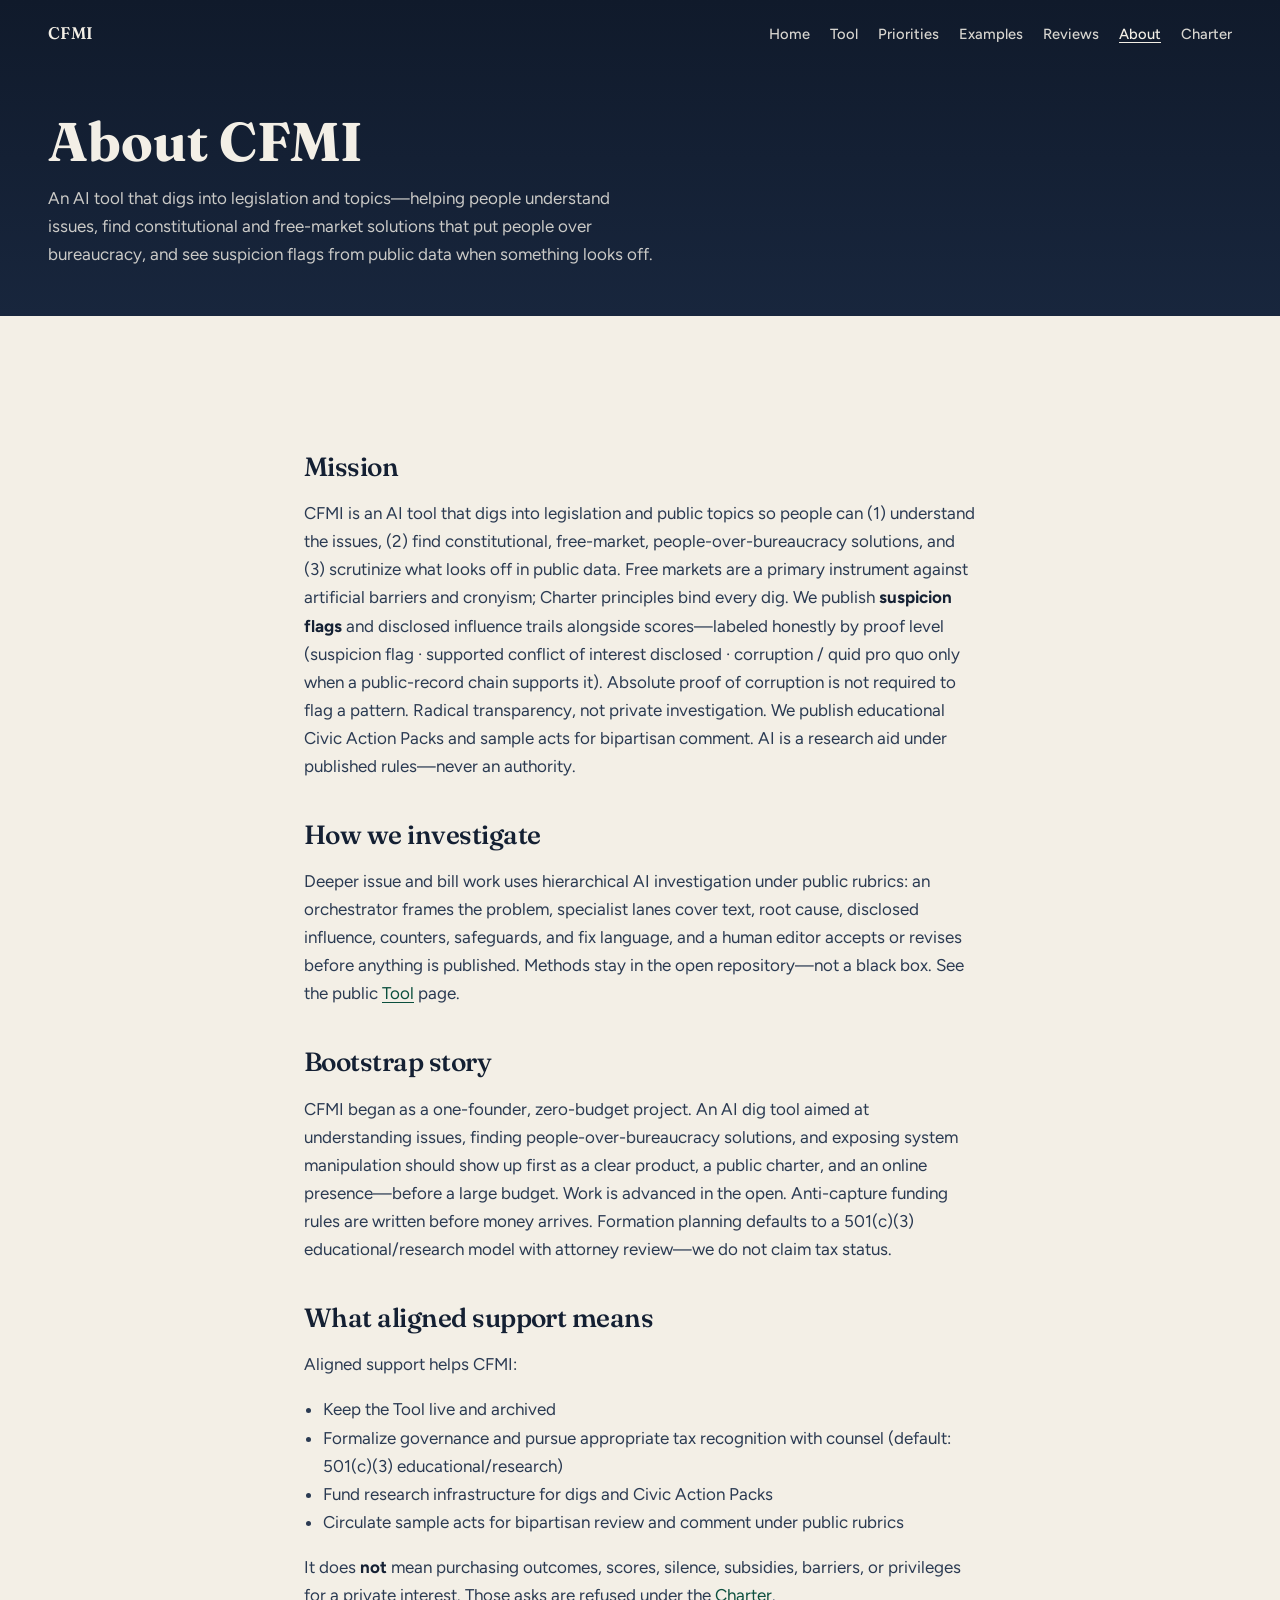
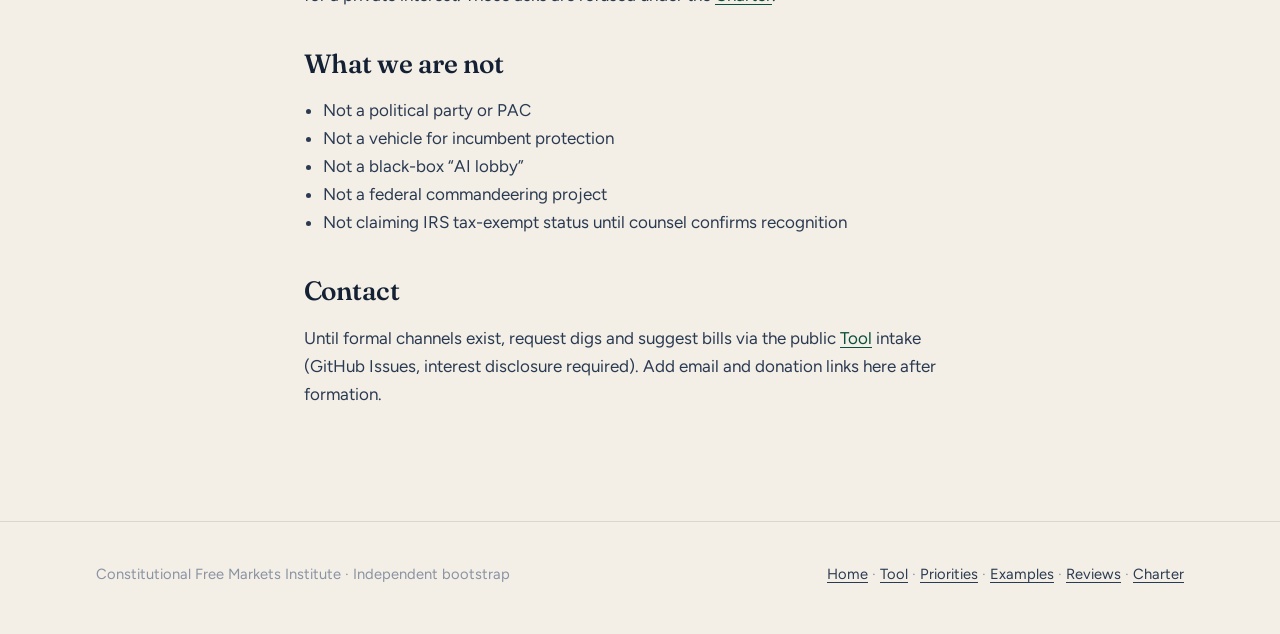
<file: docs/about.html>
<!DOCTYPE html>
<html lang="en">
  <head>
    <meta charset="utf-8" />
    <meta name="viewport" content="width=device-width, initial-scale=1" />
    <title>About · Constitutional Free Markets Institute</title>
    <meta
      name="description"
      content="CFMI is an AI tool that digs into legislation and topics so people can understand issues, find constitutional and free-market solutions that put people over bureaucracy, and publish suspicion flags from public data—labeled by proof level."
    />
    <link rel="preconnect" href="https://fonts.googleapis.com" />
    <link rel="preconnect" href="https://fonts.gstatic.com" crossorigin />
    <link
      href="https://fonts.googleapis.com/css2?family=Figtree:wght@400;500;600;700&family=Fraunces:opsz,wght@9..144,500;9..144,560;9..144,650&display=swap"
      rel="stylesheet"
    />
    <link rel="stylesheet" href="css/styles.css" />
  </head>
  <body>
    <a class="skip" href="#main">Skip to content</a>

    <header class="site-header">
      <a class="brand-mark" href="index.html">CFMI</a>
      <nav class="nav" aria-label="Primary">
        <a href="index.html">Home</a>
        <a href="tool.html">Tool</a>
        <a href="priorities.html">Priorities</a>
        <a href="examples.html">Examples</a>
        <a href="reviews.html">Reviews</a>
        <a href="about.html" aria-current="page">About</a>
        <a href="charter.html">Charter</a>
      </nav>
    </header>

    <main id="main">
      <header class="page-hero">
        <h1>About CFMI</h1>
        <p>An AI tool that digs into legislation and topics—helping people understand issues, find constitutional and free-market solutions that put people over bureaucracy, and see suspicion flags from public data when something looks off.</p>
      </header>

      <section class="section">
        <div class="section-inner prose">
          <h2>Mission</h2>
          <p>
            CFMI is an AI tool that digs into legislation and public topics so people can (1) understand the issues, (2) find constitutional, free-market, people-over-bureaucracy solutions, and (3) scrutinize what looks off in public data. Free markets are a primary instrument against artificial barriers and cronyism; Charter principles bind every dig. We publish <strong>suspicion flags</strong> and disclosed influence trails alongside scores—labeled honestly by proof level (suspicion flag · supported conflict of interest disclosed · corruption / quid pro quo only when a public-record chain supports it). Absolute proof of corruption is not required to flag a pattern. Radical transparency, not private investigation. We publish educational Civic Action Packs and sample acts for bipartisan comment. AI is a research aid under published rules—never an authority.
          </p>

          <h2>How we investigate</h2>
          <p>
            Deeper issue and bill work uses hierarchical AI investigation under public rubrics: an orchestrator frames the problem, specialist lanes cover text, root cause, disclosed influence, counters, safeguards, and fix language, and a human editor accepts or revises before anything is published. Methods stay in the open repository—not a black box. See the public
            <a href="tool.html">Tool</a>
            page.
          </p>

          <h2>Bootstrap story</h2>
          <p>
            CFMI began as a one-founder, zero-budget project. An AI dig tool aimed at understanding issues, finding people-over-bureaucracy solutions, and exposing system manipulation should show up first as a clear product, a public charter, and an online presence—before a large budget. Work is advanced in the open. Anti-capture funding rules are written before money arrives. Formation planning defaults to a 501(c)(3) educational/research model with attorney review—we do not claim tax status.
          </p>

          <h2>What aligned support means</h2>
          <p>Aligned support helps CFMI:</p>
          <ul>
            <li>Keep the Tool live and archived</li>
            <li>Formalize governance and pursue appropriate tax recognition with counsel (default: 501(c)(3) educational/research)</li>
            <li>Fund research infrastructure for digs and Civic Action Packs</li>
            <li>Circulate sample acts for bipartisan review and comment under public rubrics</li>
          </ul>
          <p>
            It does <strong>not</strong> mean purchasing outcomes, scores, silence, subsidies, barriers, or privileges for a private interest. Those asks are refused under the
            <a href="charter.html">Charter</a>.
          </p>

          <h2>What we are not</h2>
          <ul>
            <li>Not a political party or PAC</li>
            <li>Not a vehicle for incumbent protection</li>
            <li>Not a black-box “AI lobby”</li>
            <li>Not a federal commandeering project</li>
            <li>Not claiming IRS tax-exempt status until counsel confirms recognition</li>
          </ul>

          <h2>Contact</h2>
          <p>
            Until formal channels exist, request digs and suggest bills via the public
            <a href="tool.html#suggest">Tool</a>
            intake (GitHub Issues, interest disclosure required). Add email and donation links here after formation.
          </p>
        </div>
      </section>
    </main>

    <footer class="site-footer">
      <div class="section-inner">
        <div>Constitutional Free Markets Institute · Independent bootstrap</div>
        <div>
          <a href="index.html">Home</a>
          ·
          <a href="tool.html">Tool</a>
          ·
          <a href="priorities.html">Priorities</a>
          ·
          <a href="examples.html">Examples</a>
          ·
          <a href="reviews.html">Reviews</a>
          ·
          <a href="charter.html">Charter</a>
        </div>
      </div>
    </footer>
  </body>
</html>
</file>
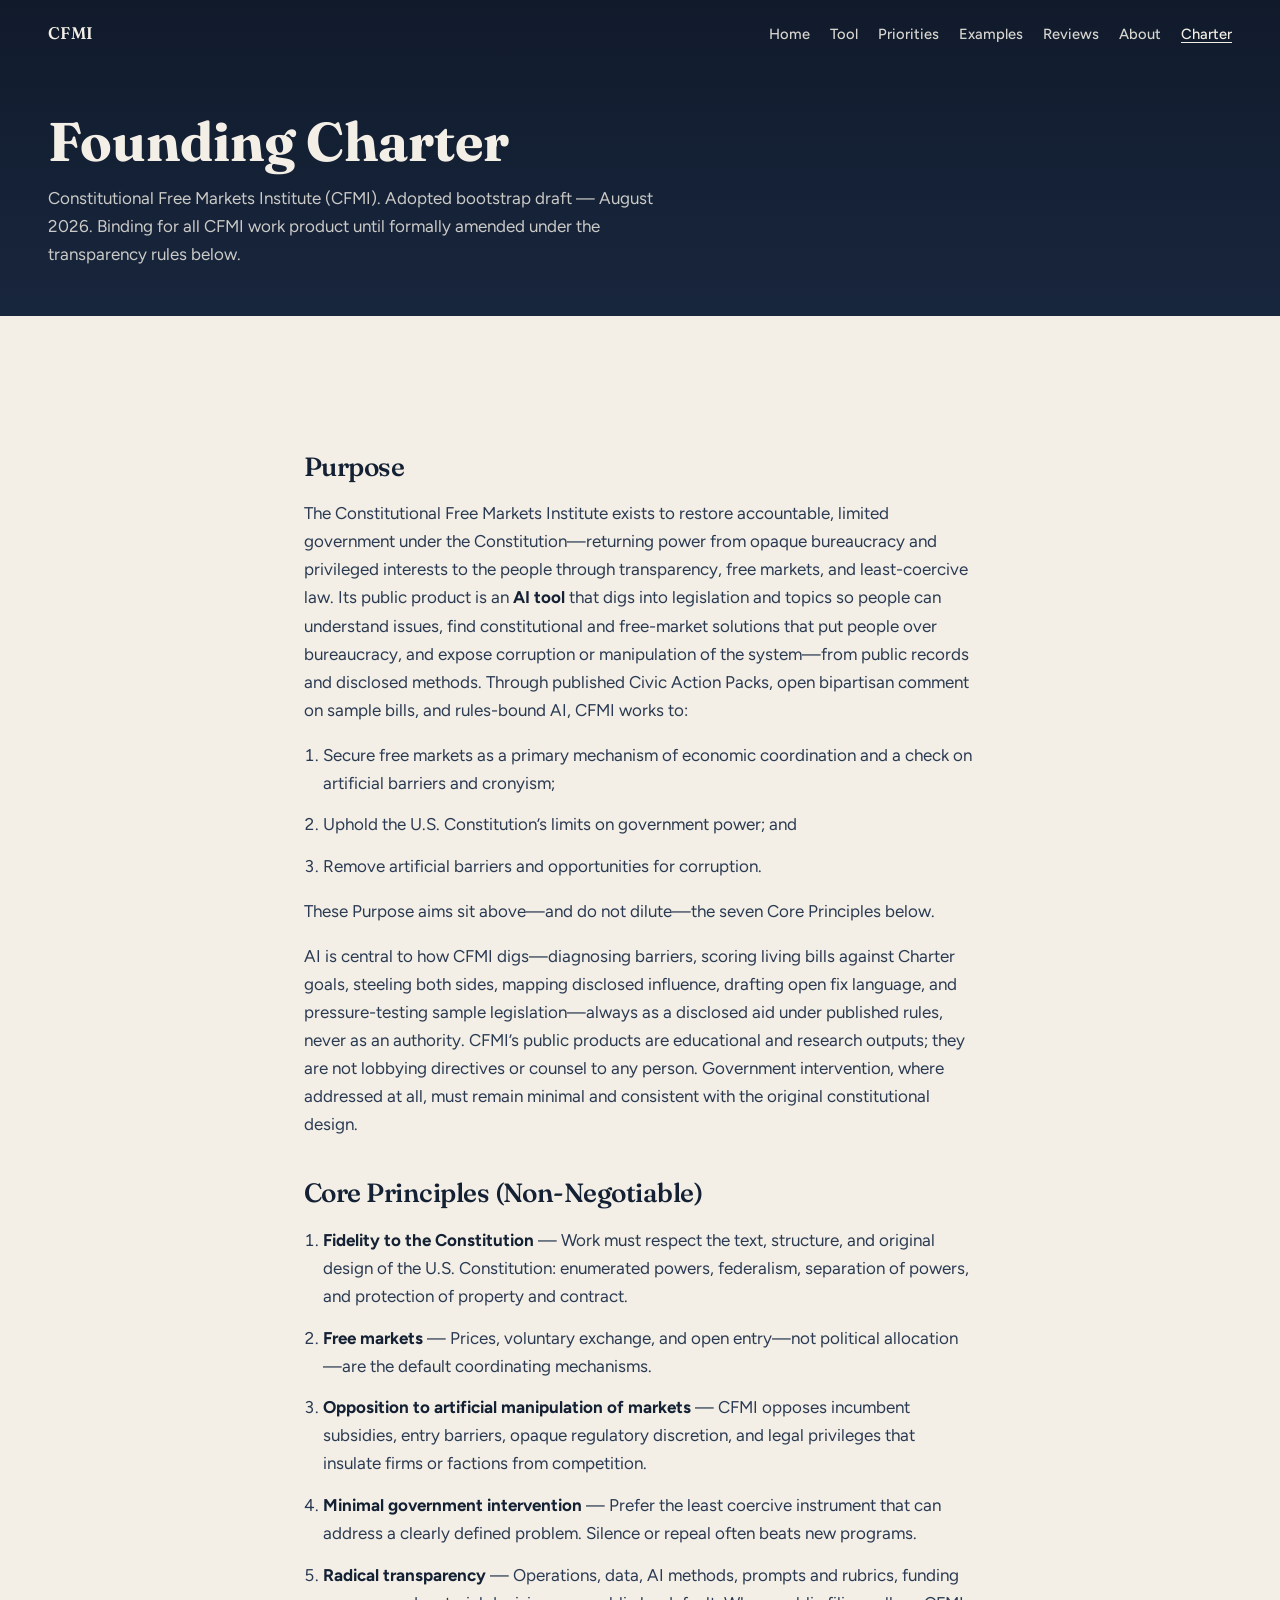
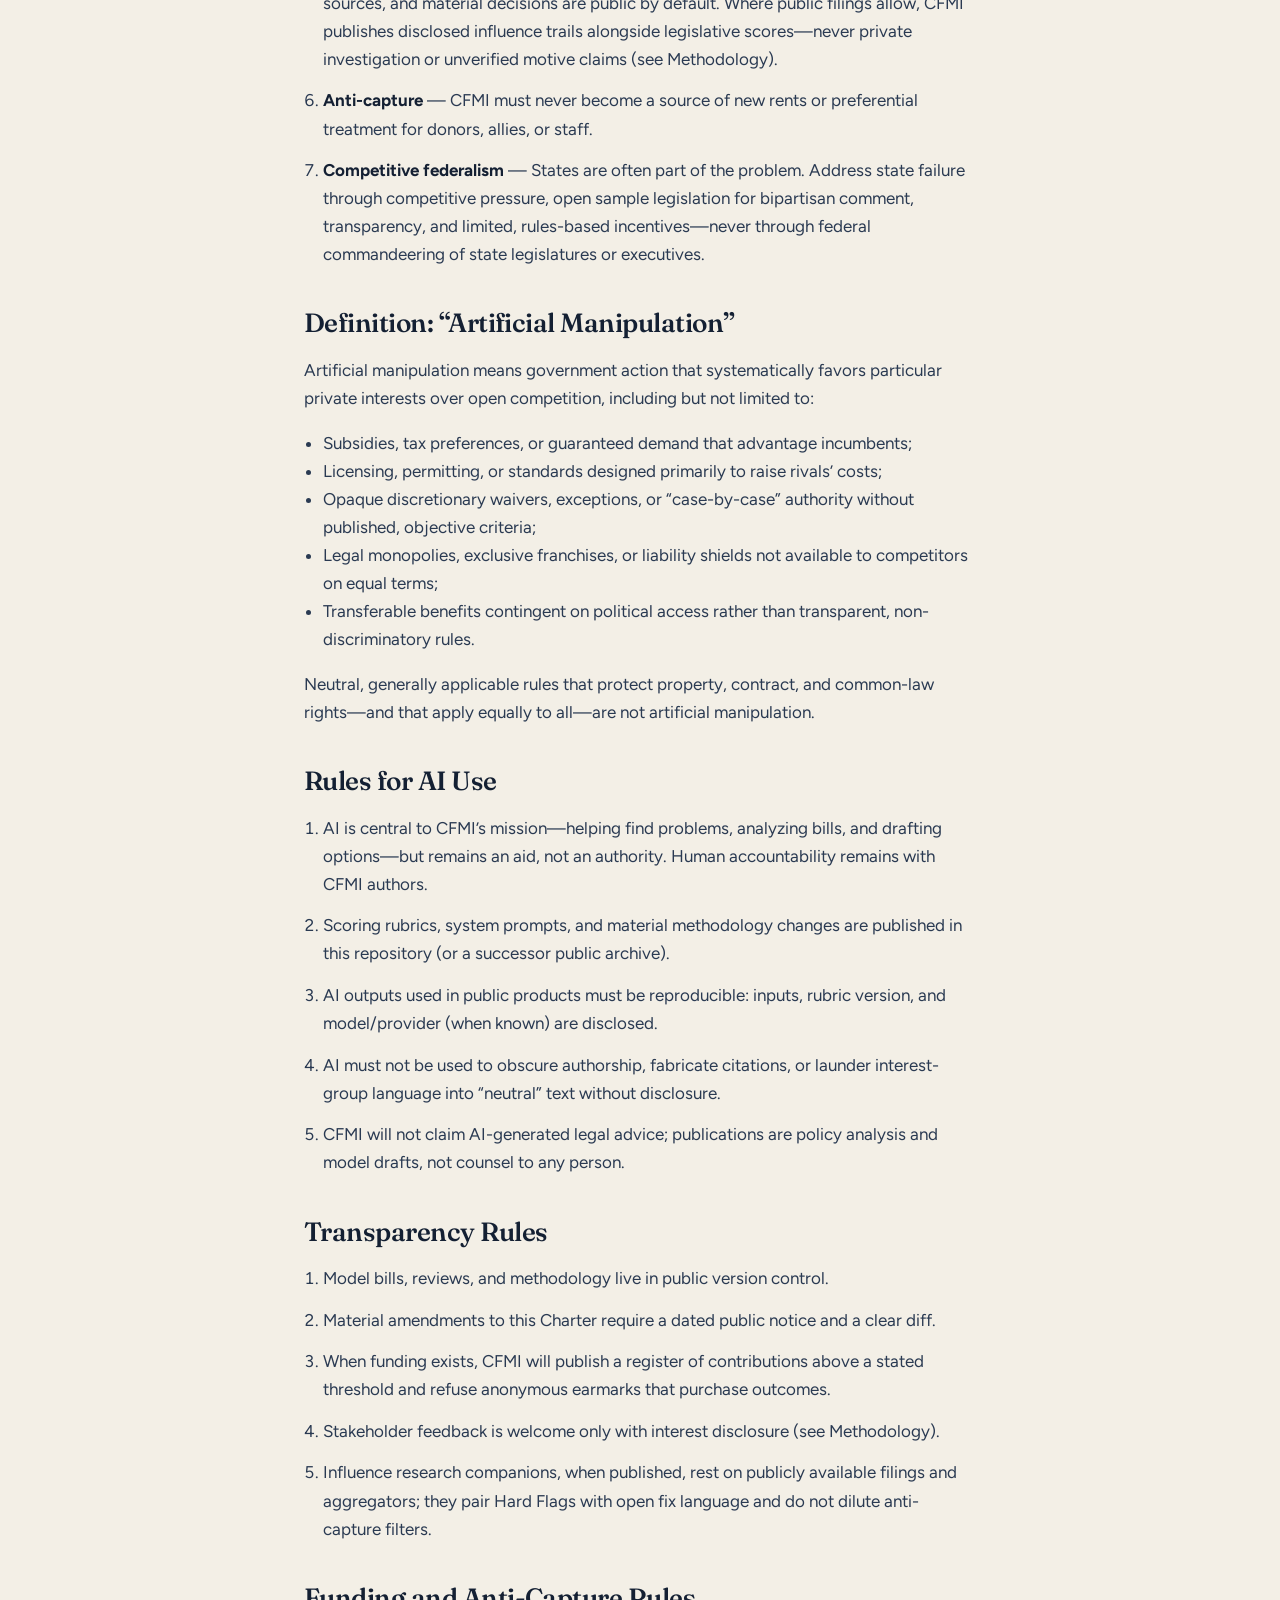
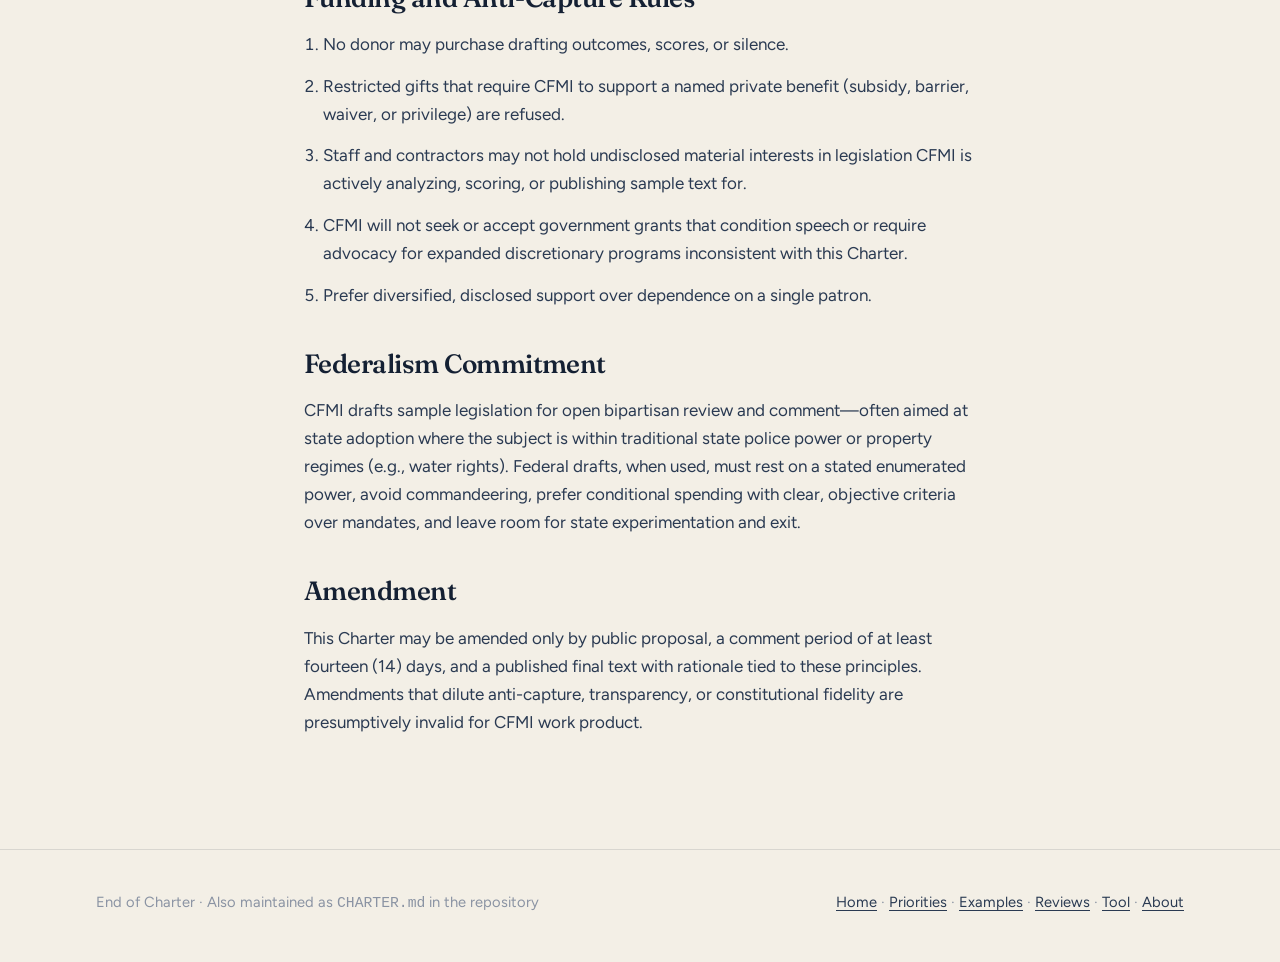
<file: docs/charter.html>
<!DOCTYPE html>
<html lang="en">
  <head>
    <meta charset="utf-8" />
    <meta name="viewport" content="width=device-width, initial-scale=1" />
    <title>Charter · Constitutional Free Markets Institute</title>
    <meta
      name="description"
      content="Founding Charter of the Constitutional Free Markets Institute: restore accountable, limited government under the Constitution via an AI dig tool—understand issues, find people-over-bureaucracy solutions, expose system manipulation."
    />
    <link rel="preconnect" href="https://fonts.googleapis.com" />
    <link rel="preconnect" href="https://fonts.gstatic.com" crossorigin />
    <link
      href="https://fonts.googleapis.com/css2?family=Figtree:wght@400;500;600;700&family=Fraunces:opsz,wght@9..144,500;9..144,560;9..144,650&display=swap"
      rel="stylesheet"
    />
    <link rel="stylesheet" href="css/styles.css" />
  </head>
  <body>
    <a class="skip" href="#main">Skip to content</a>

    <header class="site-header">
      <a class="brand-mark" href="index.html">CFMI</a>
      <nav class="nav" aria-label="Primary">
        <a href="index.html">Home</a>
        <a href="tool.html">Tool</a>
        <a href="priorities.html">Priorities</a>
        <a href="examples.html">Examples</a>
        <a href="reviews.html">Reviews</a>
        <a href="about.html">About</a>
        <a href="charter.html" aria-current="page">Charter</a>
      </nav>
    </header>

    <main id="main">
      <header class="page-hero">
        <h1>Founding Charter</h1>
        <p>
          Constitutional Free Markets Institute (CFMI). Adopted bootstrap draft — August 2026. Binding for all CFMI work product until formally amended under the transparency rules below.
        </p>
      </header>

      <section class="section">
        <div class="section-inner prose">
          <h2>Purpose</h2>
          <p>
            The Constitutional Free Markets Institute exists to restore accountable, limited government under the Constitution—returning power from opaque bureaucracy and privileged interests to the people through transparency, free markets, and least-coercive law. Its public product is an <strong>AI tool</strong> that digs into legislation and topics so people can understand issues, find constitutional and free-market solutions that put people over bureaucracy, and expose corruption or manipulation of the system—from public records and disclosed methods. Through published Civic Action Packs, open bipartisan comment on sample bills, and rules-bound AI, CFMI works to:
          </p>
          <ol>
            <li>Secure free markets as a primary mechanism of economic coordination and a check on artificial barriers and cronyism;</li>
            <li>Uphold the U.S. Constitution’s limits on government power; and</li>
            <li>Remove artificial barriers and opportunities for corruption.</li>
          </ol>
          <p>These Purpose aims sit above—and do not dilute—the seven Core Principles below.</p>
          <p>
            AI is central to how CFMI digs—diagnosing barriers, scoring living bills against Charter goals, steeling both sides, mapping disclosed influence, drafting open fix language, and pressure-testing sample legislation—always as a disclosed aid under published rules, never as an authority. CFMI’s public products are educational and research outputs; they are not lobbying directives or counsel to any person. Government intervention, where addressed at all, must remain minimal and consistent with the original constitutional design.
          </p>

          <h2>Core Principles (Non-Negotiable)</h2>
          <ol>
            <li>
              <strong>Fidelity to the Constitution</strong> — Work must respect the text, structure, and original design of the U.S. Constitution: enumerated powers, federalism, separation of powers, and protection of property and contract.
            </li>
            <li>
              <strong>Free markets</strong> — Prices, voluntary exchange, and open entry—not political allocation—are the default coordinating mechanisms.
            </li>
            <li>
              <strong>Opposition to artificial manipulation of markets</strong> — CFMI opposes incumbent subsidies, entry barriers, opaque regulatory discretion, and legal privileges that insulate firms or factions from competition.
            </li>
            <li>
              <strong>Minimal government intervention</strong> — Prefer the least coercive instrument that can address a clearly defined problem. Silence or repeal often beats new programs.
            </li>
            <li>
              <strong>Radical transparency</strong> — Operations, data, AI methods, prompts and rubrics, funding sources, and material decisions are public by default. Where public filings allow, CFMI publishes disclosed influence trails alongside legislative scores—never private investigation or unverified motive claims (see Methodology).
            </li>
            <li>
              <strong>Anti-capture</strong> — CFMI must never become a source of new rents or preferential treatment for donors, allies, or staff.
            </li>
            <li>
              <strong>Competitive federalism</strong> — States are often part of the problem. Address state failure through competitive pressure, open sample legislation for bipartisan comment, transparency, and limited, rules-based incentives—never through federal commandeering of state legislatures or executives.
            </li>
          </ol>

          <h2>Definition: “Artificial Manipulation”</h2>
          <p>
            Artificial manipulation means government action that systematically favors particular private interests over open competition, including but not limited to:
          </p>
          <ul>
            <li>Subsidies, tax preferences, or guaranteed demand that advantage incumbents;</li>
            <li>Licensing, permitting, or standards designed primarily to raise rivals’ costs;</li>
            <li>Opaque discretionary waivers, exceptions, or “case-by-case” authority without published, objective criteria;</li>
            <li>Legal monopolies, exclusive franchises, or liability shields not available to competitors on equal terms;</li>
            <li>Transferable benefits contingent on political access rather than transparent, non-discriminatory rules.</li>
          </ul>
          <p>
            Neutral, generally applicable rules that protect property, contract, and common-law rights—and that apply equally to all—are not artificial manipulation.
          </p>

          <h2>Rules for AI Use</h2>
          <ol>
            <li>AI is central to CFMI’s mission—helping find problems, analyzing bills, and drafting options—but remains an aid, not an authority. Human accountability remains with CFMI authors.</li>
            <li>Scoring rubrics, system prompts, and material methodology changes are published in this repository (or a successor public archive).</li>
            <li>AI outputs used in public products must be reproducible: inputs, rubric version, and model/provider (when known) are disclosed.</li>
            <li>AI must not be used to obscure authorship, fabricate citations, or launder interest-group language into “neutral” text without disclosure.</li>
            <li>CFMI will not claim AI-generated legal advice; publications are policy analysis and model drafts, not counsel to any person.</li>
          </ol>

          <h2>Transparency Rules</h2>
          <ol>
            <li>Model bills, reviews, and methodology live in public version control.</li>
            <li>Material amendments to this Charter require a dated public notice and a clear diff.</li>
            <li>When funding exists, CFMI will publish a register of contributions above a stated threshold and refuse anonymous earmarks that purchase outcomes.</li>
            <li>Stakeholder feedback is welcome only with interest disclosure (see Methodology).</li>
            <li>Influence research companions, when published, rest on publicly available filings and aggregators; they pair Hard Flags with open fix language and do not dilute anti-capture filters.</li>
          </ol>

          <h2>Funding and Anti-Capture Rules</h2>
          <ol>
            <li>No donor may purchase drafting outcomes, scores, or silence.</li>
            <li>Restricted gifts that require CFMI to support a named private benefit (subsidy, barrier, waiver, or privilege) are refused.</li>
            <li>Staff and contractors may not hold undisclosed material interests in legislation CFMI is actively analyzing, scoring, or publishing sample text for.</li>
            <li>CFMI will not seek or accept government grants that condition speech or require advocacy for expanded discretionary programs inconsistent with this Charter.</li>
            <li>Prefer diversified, disclosed support over dependence on a single patron.</li>
          </ol>

          <h2>Federalism Commitment</h2>
          <p>
            CFMI drafts sample legislation for open bipartisan review and comment—often aimed at state adoption where the subject is within traditional state police power or property regimes (e.g., water rights). Federal drafts, when used, must rest on a stated enumerated power, avoid commandeering, prefer conditional spending with clear, objective criteria over mandates, and leave room for state experimentation and exit.
          </p>

          <h2>Amendment</h2>
          <p>
            This Charter may be amended only by public proposal, a comment period of at least fourteen (14) days, and a published final text with rationale tied to these principles. Amendments that dilute anti-capture, transparency, or constitutional fidelity are presumptively invalid for CFMI work product.
          </p>
        </div>
      </section>
    </main>

    <footer class="site-footer">
      <div class="section-inner">
        <div>End of Charter · Also maintained as <code>CHARTER.md</code> in the repository</div>
        <div>
          <a href="index.html">Home</a>
          ·
          <a href="priorities.html">Priorities</a>
          ·
          <a href="examples.html">Examples</a>
          ·
          <a href="reviews.html">Reviews</a>
          ·
          <a href="tool.html">Tool</a>
          ·
          <a href="about.html">About</a>
        </div>
      </div>
    </footer>
  </body>
</html>
</file>
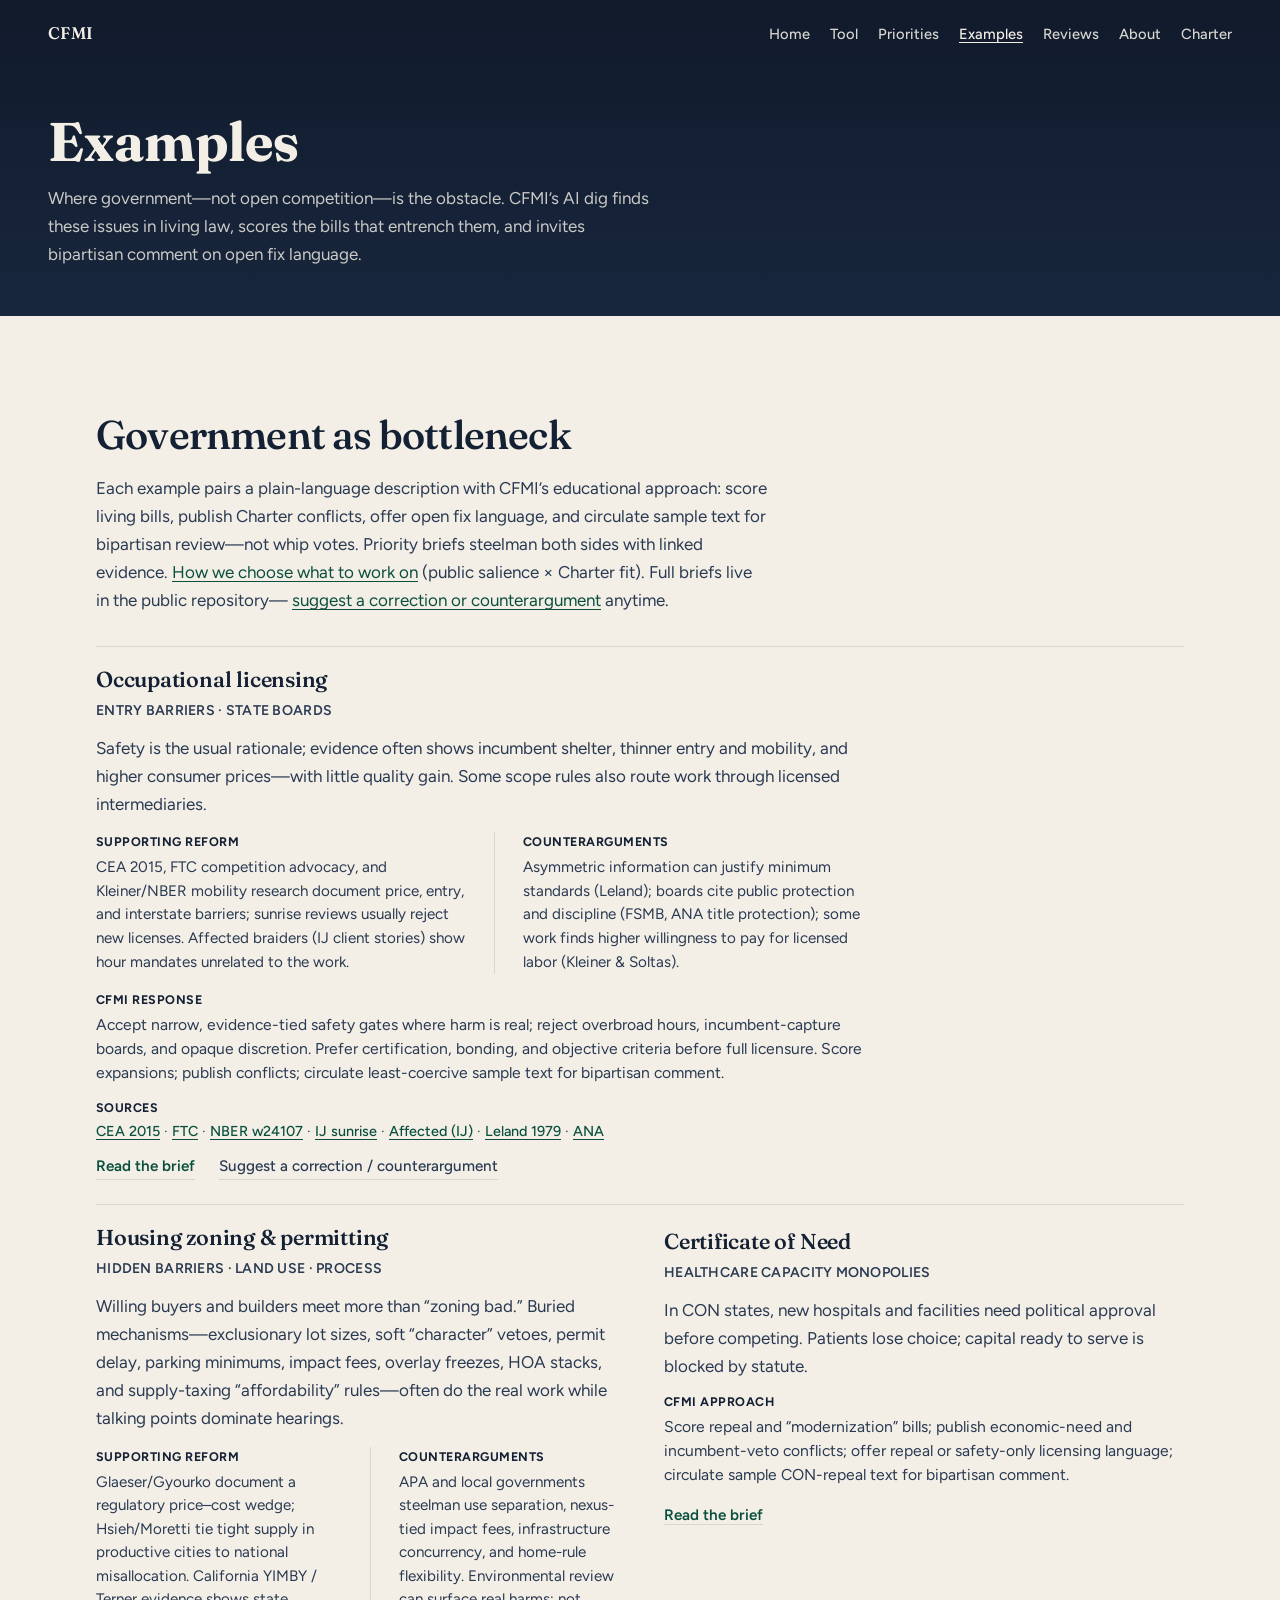
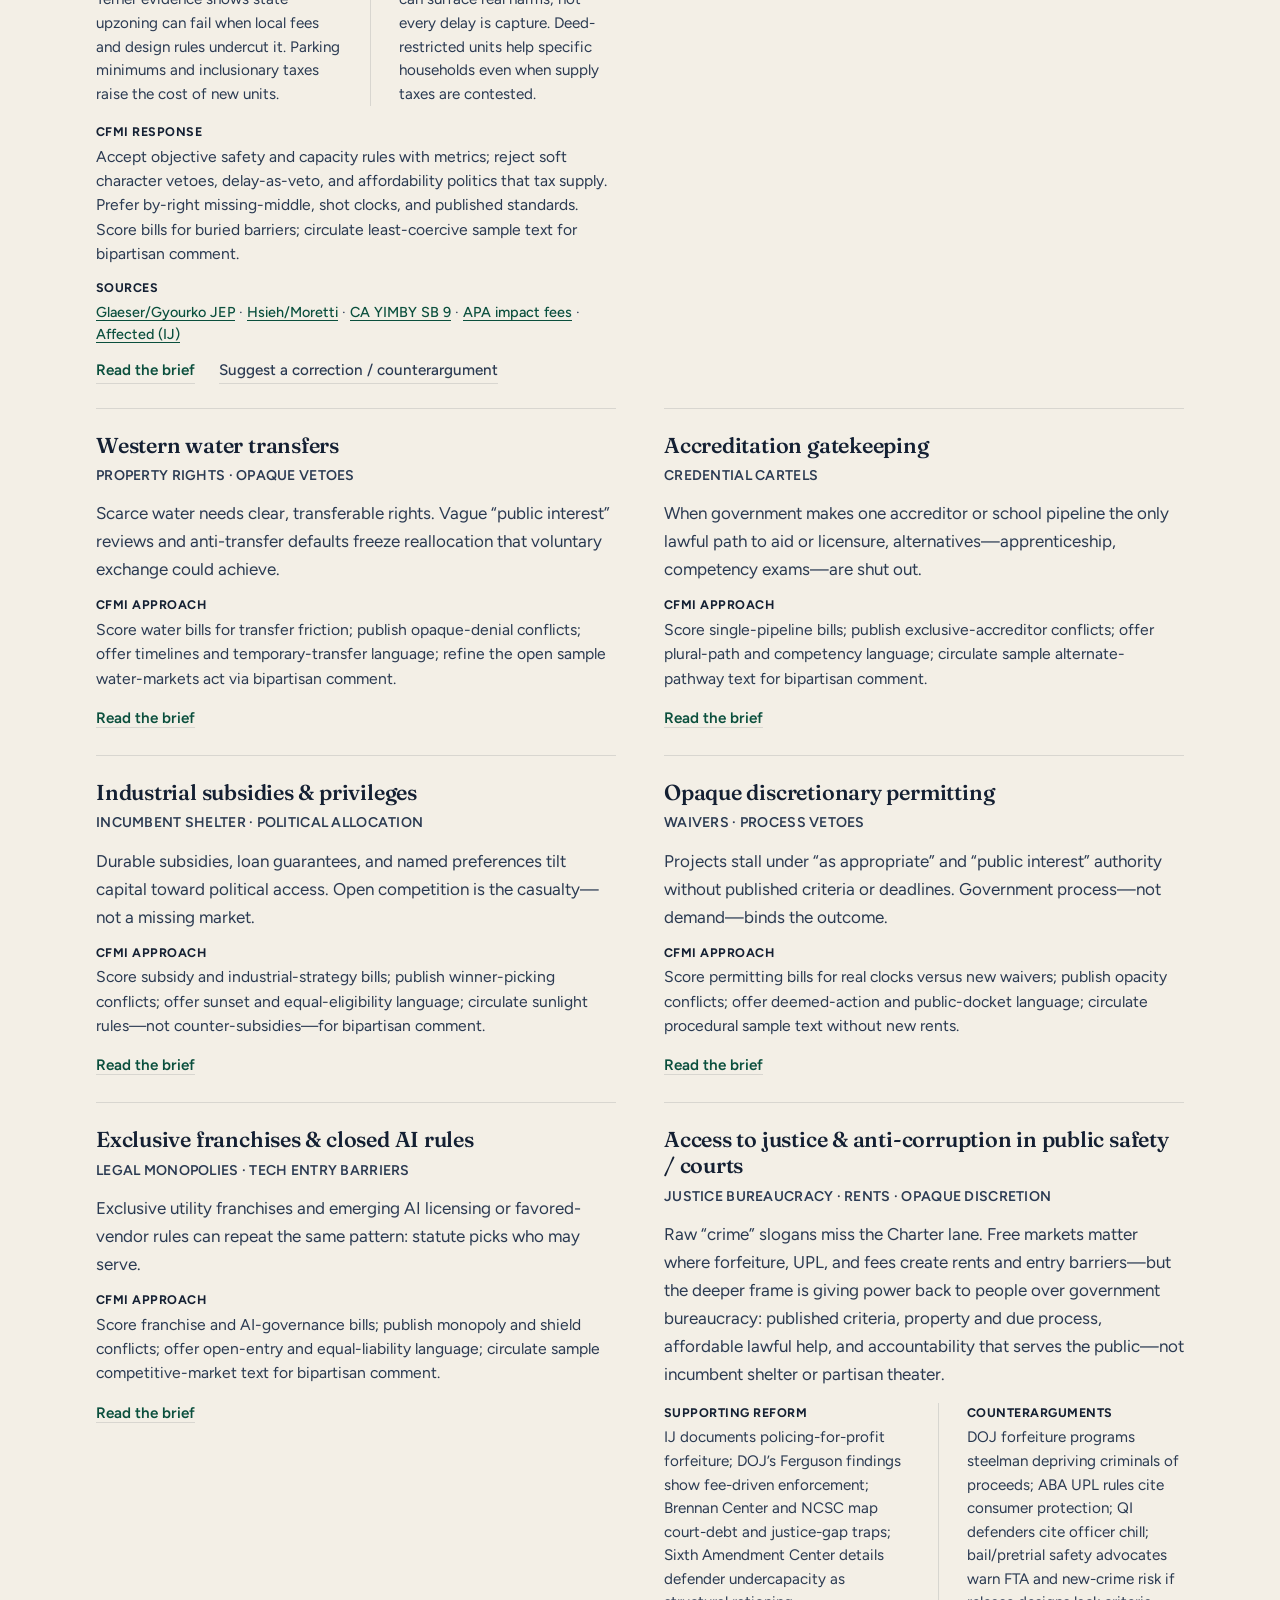
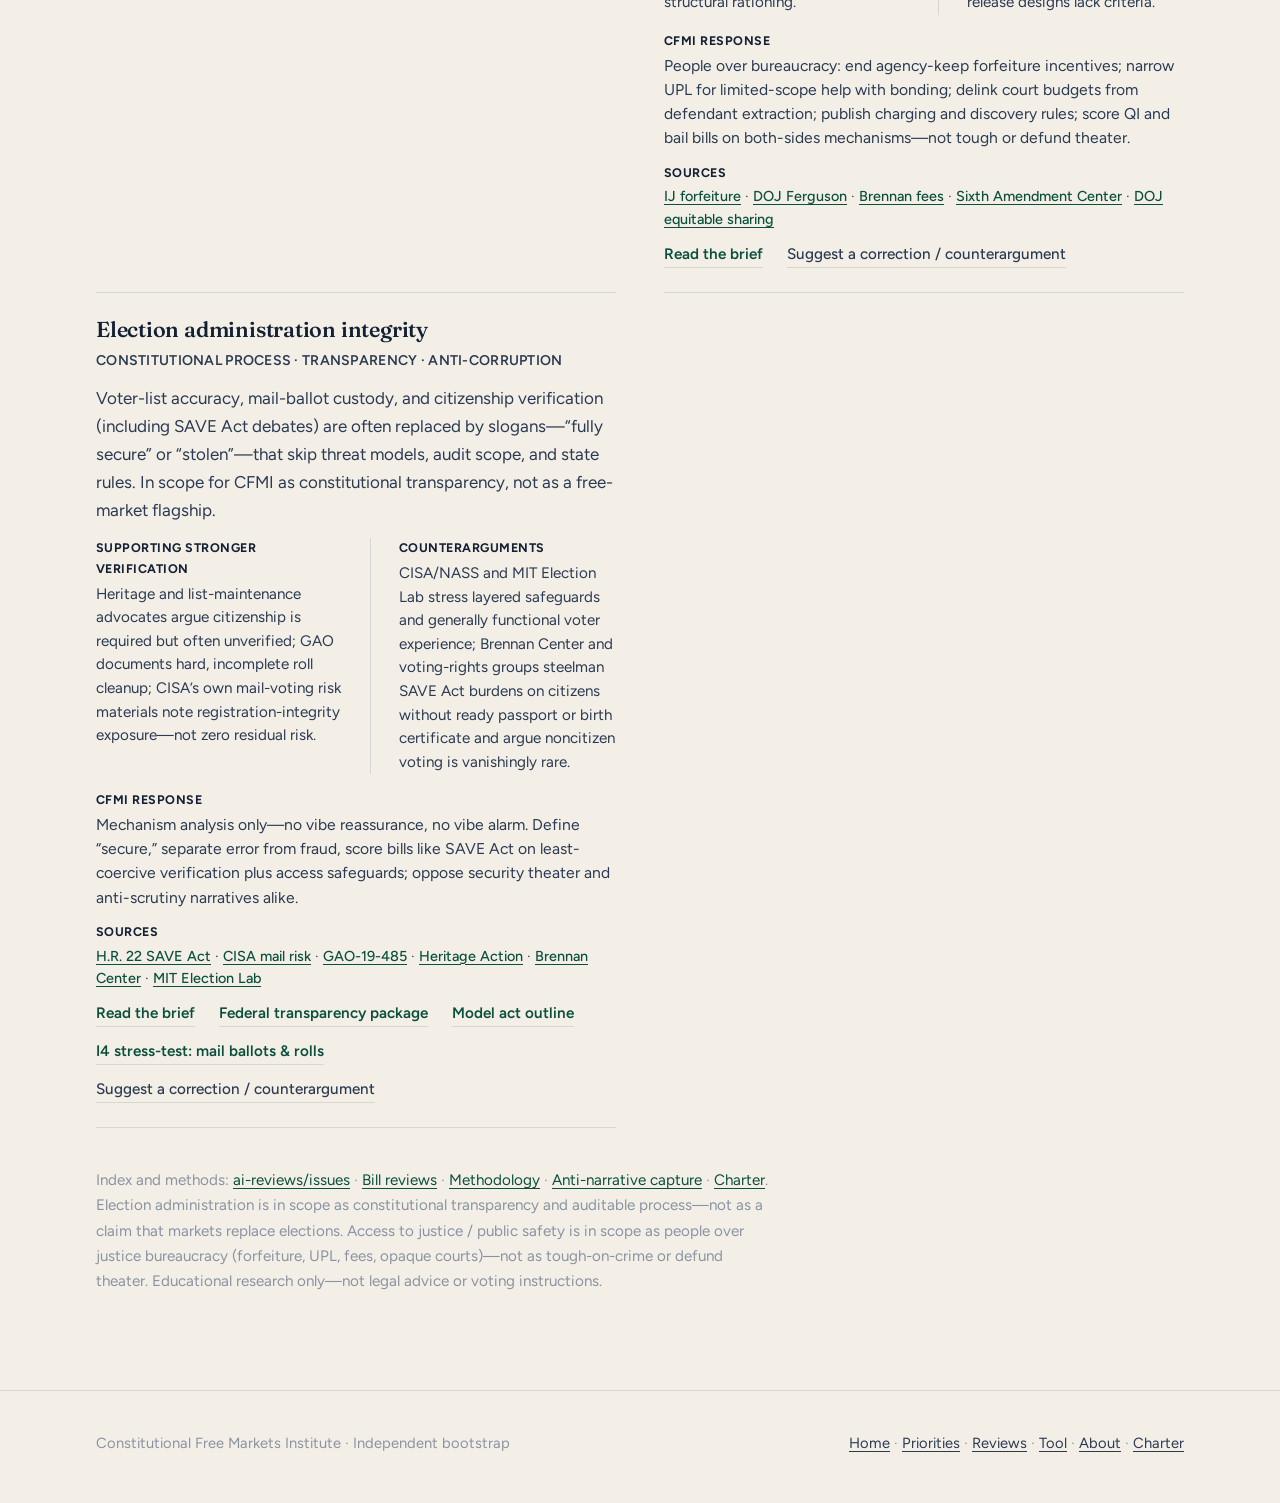
<file: docs/examples.html>
<!DOCTYPE html>
<html lang="en">
  <head>
    <meta charset="utf-8" />
    <meta name="viewport" content="width=device-width, initial-scale=1" />
    <title>Examples · Constitutional Free Markets Institute</title>
    <meta
      name="description"
      content="Examples of issues where government barriers—not open markets—block progress. CFMI uses AI to find these conflicts and offer open bipartisan fix language."
    />
    <link rel="preconnect" href="https://fonts.googleapis.com" />
    <link rel="preconnect" href="https://fonts.gstatic.com" crossorigin />
    <link
      href="https://fonts.googleapis.com/css2?family=Figtree:wght@400;500;600;700&family=Fraunces:opsz,wght@9..144,500;9..144,560;9..144,650&display=swap"
      rel="stylesheet"
    />
    <link rel="stylesheet" href="css/styles.css" />
  </head>
  <body>
    <a class="skip" href="#main">Skip to content</a>

    <header class="site-header">
      <a class="brand-mark" href="index.html">CFMI</a>
      <nav class="nav" aria-label="Primary">
        <a href="index.html">Home</a>
        <a href="tool.html">Tool</a>
        <a href="priorities.html">Priorities</a>
        <a href="examples.html" aria-current="page">Examples</a>
        <a href="reviews.html">Reviews</a>
        <a href="about.html">About</a>
        <a href="charter.html">Charter</a>
      </nav>
    </header>

    <main id="main">
      <header class="page-hero">
        <h1>Examples</h1>
        <p>
          Where government—not open competition—is the obstacle. CFMI’s AI dig finds these issues in living law, scores the bills that entrench them, and invites bipartisan comment on open fix language.
        </p>
      </header>

      <section class="section" aria-labelledby="examples-intro">
        <div class="section-inner">
          <h2 id="examples-intro">Government as bottleneck</h2>
          <p class="lede">
            Each example pairs a plain-language description with CFMI’s educational approach: score living bills, publish Charter conflicts, offer open fix language, and circulate sample text for bipartisan review—not whip votes. Priority briefs steelman both sides with linked evidence.
            <a href="priorities.html">How we choose what to work on</a>
            (public salience × Charter fit). Full briefs live in the public repository—
            <a href="tool.html#suggest">suggest a correction or counterargument</a>
            anytime.
          </p>

          <ul class="issue-list">
            <li class="issue-item issue-item-featured">
              <h3>Occupational licensing</h3>
              <p class="issue-barrier">Entry barriers · state boards</p>
              <p class="issue-desc">
                Safety is the usual rationale; evidence often shows incumbent shelter, thinner entry and mobility, and higher consumer prices—with little quality gain. Some scope rules also route work through licensed intermediaries.
              </p>
              <div class="issue-voices" aria-label="Both sides and CFMI response">
                <div class="issue-voice">
                  <span class="issue-label">Supporting reform</span>
                  <p>
                    CEA 2015, FTC competition advocacy, and Kleiner/NBER mobility research document price, entry, and interstate barriers; sunrise reviews usually reject new licenses. Affected braiders (IJ client stories) show hour mandates unrelated to the work.
                  </p>
                </div>
                <div class="issue-voice">
                  <span class="issue-label">Counterarguments</span>
                  <p>
                    Asymmetric information can justify minimum standards (Leland); boards cite public protection and discipline (FSMB, ANA title protection); some work finds higher willingness to pay for licensed labor (Kleiner &amp; Soltas).
                  </p>
                </div>
              </div>
              <p class="issue-approach">
                <span class="issue-label">CFMI response</span>
                Accept narrow, evidence-tied safety gates where harm is real; reject overbroad hours, incumbent-capture boards, and opaque discretion. Prefer certification, bonding, and objective criteria before full licensure. Score expansions; publish conflicts; circulate least-coercive sample text for bipartisan comment.
              </p>
              <p class="issue-sources">
                <span class="issue-label">Sources</span>
                <a href="https://obamawhitehouse.archives.gov/sites/default/files/docs/licensing_report_final_nonembargo.pdf">CEA 2015</a>
                ·
                <a href="https://www.ftc.gov/policy/advocacy-research/advocacy/economic-liberty/selected-advocacy-relating-occupational-licensing">FTC</a>
                ·
                <a href="https://www.nber.org/papers/w24107">NBER w24107</a>
                ·
                <a href="https://ij.org/report/too-many-licenses/">IJ sunrise</a>
                ·
                <a href="https://ij.org/case/arkansas-hair-braiding/">Affected (IJ)</a>
                ·
                <a href="https://www.journals.uchicago.edu/doi/10.1086/260838">Leland 1979</a>
                ·
                <a href="https://www.nursingworld.org/practice-policy/advocacy/state/title-nurse-protection/">ANA</a>
              </p>
              <div class="issue-actions">
                <a class="issue-link" href="https://github.com/scuba15steve7/cfmi/blob/main/ai-reviews/issues/occupational-licensing.md">Read the brief</a>
                <a class="issue-link issue-link-secondary" href="https://github.com/scuba15steve7/cfmi/issues/new?template=counterevidence.yml">Suggest a correction / counterargument</a>
              </div>
            </li>
            <li class="issue-item">
              <h3>Housing zoning &amp; permitting</h3>
              <p class="issue-barrier">Hidden barriers · land use · process</p>
              <p class="issue-desc">
                Willing buyers and builders meet more than “zoning bad.” Buried mechanisms—exclusionary lot sizes, soft “character” vetoes, permit delay, parking minimums, impact fees, overlay freezes, HOA stacks, and supply-taxing “affordability” rules—often do the real work while talking points dominate hearings.
              </p>
              <div class="issue-voices" aria-label="Both sides and CFMI response">
                <div class="issue-voice">
                  <span class="issue-label">Supporting reform</span>
                  <p>
                    Glaeser/Gyourko document a regulatory price–cost wedge; Hsieh/Moretti tie tight supply in productive cities to national misallocation. California YIMBY / Terner evidence shows state upzoning can fail when local fees and design rules undercut it. Parking minimums and inclusionary taxes raise the cost of new units.
                  </p>
                </div>
                <div class="issue-voice">
                  <span class="issue-label">Counterarguments</span>
                  <p>
                    APA and local governments steelman use separation, nexus-tied impact fees, infrastructure concurrency, and home-rule flexibility. Environmental review can surface real harms; not every delay is capture. Deed-restricted units help specific households even when supply taxes are contested.
                  </p>
                </div>
              </div>
              <p class="issue-approach">
                <span class="issue-label">CFMI response</span>
                Accept objective safety and capacity rules with metrics; reject soft character vetoes, delay-as-veto, and affordability politics that tax supply. Prefer by-right missing-middle, shot clocks, and published standards. Score bills for buried barriers; circulate least-coercive sample text for bipartisan comment.
              </p>
              <p class="issue-sources">
                <span class="issue-label">Sources</span>
                <a href="https://www.aeaweb.org/articles?id=10.1257/jep.32.1.3">Glaeser/Gyourko JEP</a>
                ·
                <a href="https://www.aeaweb.org/articles?id=10.1257/mac.20170388">Hsieh/Moretti</a>
                ·
                <a href="https://cayimby.org/blog/is-sb-9-working-heres-what-early-data-reveals/">CA YIMBY SB 9</a>
                ·
                <a href="https://www.planning.org/policy/guides/adopted/impactfees.htm">APA impact fees</a>
                ·
                <a href="https://ij.org/case/seattle-housing-affordability/">Affected (IJ)</a>
              </p>
              <div class="issue-actions">
                <a class="issue-link" href="https://github.com/scuba15steve7/cfmi/blob/main/ai-reviews/issues/housing-zoning-permitting.md">Read the brief</a>
                <a class="issue-link issue-link-secondary" href="https://github.com/scuba15steve7/cfmi/issues/new?template=counterevidence.yml">Suggest a correction / counterargument</a>
              </div>
            </li>
            <li class="issue-item">
              <h3>Certificate of Need</h3>
              <p class="issue-barrier">Healthcare capacity monopolies</p>
              <p class="issue-desc">
                In CON states, new hospitals and facilities need political approval before competing. Patients lose choice; capital ready to serve is blocked by statute.
              </p>
              <p class="issue-approach">
                <span class="issue-label">CFMI approach</span>
                Score repeal and “modernization” bills; publish economic-need and incumbent-veto conflicts; offer repeal or safety-only licensing language; circulate sample CON-repeal text for bipartisan comment.
              </p>
              <a class="issue-link" href="https://github.com/scuba15steve7/cfmi/blob/main/ai-reviews/issues/certificate-of-need.md">Read the brief</a>
            </li>
            <li class="issue-item">
              <h3>Western water transfers</h3>
              <p class="issue-barrier">Property rights · opaque vetoes</p>
              <p class="issue-desc">
                Scarce water needs clear, transferable rights. Vague “public interest” reviews and anti-transfer defaults freeze reallocation that voluntary exchange could achieve.
              </p>
              <p class="issue-approach">
                <span class="issue-label">CFMI approach</span>
                Score water bills for transfer friction; publish opaque-denial conflicts; offer timelines and temporary-transfer language; refine the open sample water-markets act via bipartisan comment.
              </p>
              <a class="issue-link" href="https://github.com/scuba15steve7/cfmi/blob/main/ai-reviews/issues/western-water-transfer-barriers.md">Read the brief</a>
            </li>
            <li class="issue-item">
              <h3>Accreditation gatekeeping</h3>
              <p class="issue-barrier">Credential cartels</p>
              <p class="issue-desc">
                When government makes one accreditor or school pipeline the only lawful path to aid or licensure, alternatives—apprenticeship, competency exams—are shut out.
              </p>
              <p class="issue-approach">
                <span class="issue-label">CFMI approach</span>
                Score single-pipeline bills; publish exclusive-accreditor conflicts; offer plural-path and competency language; circulate sample alternate-pathway text for bipartisan comment.
              </p>
              <a class="issue-link" href="https://github.com/scuba15steve7/cfmi/blob/main/ai-reviews/issues/professional-accreditation-cartels.md">Read the brief</a>
            </li>
            <li class="issue-item">
              <h3>Industrial subsidies &amp; privileges</h3>
              <p class="issue-barrier">Incumbent shelter · political allocation</p>
              <p class="issue-desc">
                Durable subsidies, loan guarantees, and named preferences tilt capital toward political access. Open competition is the casualty—not a missing market.
              </p>
              <p class="issue-approach">
                <span class="issue-label">CFMI approach</span>
                Score subsidy and industrial-strategy bills; publish winner-picking conflicts; offer sunset and equal-eligibility language; circulate sunlight rules—not counter-subsidies—for bipartisan comment.
              </p>
              <a class="issue-link" href="https://github.com/scuba15steve7/cfmi/blob/main/ai-reviews/issues/industrial-subsidies-privileges.md">Read the brief</a>
            </li>
            <li class="issue-item">
              <h3>Opaque discretionary permitting</h3>
              <p class="issue-barrier">Waivers · process vetoes</p>
              <p class="issue-desc">
                Projects stall under “as appropriate” and “public interest” authority without published criteria or deadlines. Government process—not demand—binds the outcome.
              </p>
              <p class="issue-approach">
                <span class="issue-label">CFMI approach</span>
                Score permitting bills for real clocks versus new waivers; publish opacity conflicts; offer deemed-action and public-docket language; circulate procedural sample text without new rents.
              </p>
              <a class="issue-link" href="https://github.com/scuba15steve7/cfmi/blob/main/ai-reviews/issues/opaque-discretionary-permitting.md">Read the brief</a>
            </li>
            <li class="issue-item">
              <h3>Exclusive franchises &amp; closed AI rules</h3>
              <p class="issue-barrier">Legal monopolies · tech entry barriers</p>
              <p class="issue-desc">
                Exclusive utility franchises and emerging AI licensing or favored-vendor rules can repeat the same pattern: statute picks who may serve.
              </p>
              <p class="issue-approach">
                <span class="issue-label">CFMI approach</span>
                Score franchise and AI-governance bills; publish monopoly and shield conflicts; offer open-entry and equal-liability language; circulate sample competitive-market text for bipartisan comment.
              </p>
              <a class="issue-link" href="https://github.com/scuba15steve7/cfmi/blob/main/ai-reviews/issues/exclusive-franchise-ai-markets.md">Read the brief</a>
            </li>
            <li class="issue-item">
              <h3>Access to justice &amp; anti-corruption in public safety / courts</h3>
              <p class="issue-barrier">Justice bureaucracy · rents · opaque discretion</p>
              <p class="issue-desc">
                Raw “crime” slogans miss the Charter lane. Free markets matter where forfeiture, UPL, and fees create rents and entry barriers—but the deeper frame is giving power back to people over government bureaucracy: published criteria, property and due process, affordable lawful help, and accountability that serves the public—not incumbent shelter or partisan theater.
              </p>
              <div class="issue-voices" aria-label="Both sides and CFMI response">
                <div class="issue-voice">
                  <span class="issue-label">Supporting reform</span>
                  <p>
                    IJ documents policing-for-profit forfeiture; DOJ’s Ferguson findings show fee-driven enforcement; Brennan Center and NCSC map court-debt and justice-gap traps; Sixth Amendment Center details defender undercapacity as structural rationing.
                  </p>
                </div>
                <div class="issue-voice">
                  <span class="issue-label">Counterarguments</span>
                  <p>
                    DOJ forfeiture programs steelman depriving criminals of proceeds; ABA UPL rules cite consumer protection; QI defenders cite officer chill; bail/pretrial safety advocates warn FTA and new-crime risk if release designs lack criteria.
                  </p>
                </div>
              </div>
              <p class="issue-approach">
                <span class="issue-label">CFMI response</span>
                People over bureaucracy: end agency-keep forfeiture incentives; narrow UPL for limited-scope help with bonding; delink court budgets from defendant extraction; publish charging and discovery rules; score QI and bail bills on both-sides mechanisms—not tough or defund theater.
              </p>
              <p class="issue-sources">
                <span class="issue-label">Sources</span>
                <a href="https://ij.org/issue/civil-forfeiture/">IJ forfeiture</a>
                ·
                <a href="https://www.justice.gov/sites/default/files/opa/press-releases/attachments/2015/03/04/ferguson_police_department_report.pdf">DOJ Ferguson</a>
                ·
                <a href="https://www.brennancenter.org/our-work/research-reports/stepping-debt-treadmill">Brennan fees</a>
                ·
                <a href="https://sixthamendment.org/">Sixth Amendment Center</a>
                ·
                <a href="https://www.justice.gov/afp/equitable-sharing-program">DOJ equitable sharing</a>
              </p>
              <div class="issue-actions">
                <a class="issue-link" href="https://github.com/scuba15steve7/cfmi/blob/main/ai-reviews/issues/access-to-justice-public-safety.md">Read the brief</a>
                <a class="issue-link issue-link-secondary" href="https://github.com/scuba15steve7/cfmi/issues/new?template=counterevidence.yml">Suggest a correction / counterargument</a>
              </div>
            </li>
            <li class="issue-item">
              <h3>Election administration integrity</h3>
              <p class="issue-barrier">Constitutional process · transparency · anti-corruption</p>
              <p class="issue-desc">
                Voter-list accuracy, mail-ballot custody, and citizenship verification (including SAVE Act debates) are often replaced by slogans—“fully secure” or “stolen”—that skip threat models, audit scope, and state rules. In scope for CFMI as constitutional transparency, not as a free-market flagship.
              </p>
              <div class="issue-voices" aria-label="Both sides and CFMI response">
                <div class="issue-voice">
                  <span class="issue-label">Supporting stronger verification</span>
                  <p>
                    Heritage and list-maintenance advocates argue citizenship is required but often unverified; GAO documents hard, incomplete roll cleanup; CISA’s own mail-voting risk materials note registration-integrity exposure—not zero residual risk.
                  </p>
                </div>
                <div class="issue-voice">
                  <span class="issue-label">Counterarguments</span>
                  <p>
                    CISA/NASS and MIT Election Lab stress layered safeguards and generally functional voter experience; Brennan Center and voting-rights groups steelman SAVE Act burdens on citizens without ready passport or birth certificate and argue noncitizen voting is vanishingly rare.
                  </p>
                </div>
              </div>
              <p class="issue-approach">
                <span class="issue-label">CFMI response</span>
                Mechanism analysis only—no vibe reassurance, no vibe alarm. Define “secure,” separate error from fraud, score bills like SAVE Act on least-coercive verification plus access safeguards; oppose security theater and anti-scrutiny narratives alike.
              </p>
              <p class="issue-sources">
                <span class="issue-label">Sources</span>
                <a href="https://www.congress.gov/bill/119th-congress/house-bill/22">H.R. 22 SAVE Act</a>
                ·
                <a href="https://www.cisa.gov/sites/default/files/publications/cisa-mail-in-voting-infrastructure-risk-assessment_508.pdf">CISA mail risk</a>
                ·
                <a href="https://www.gao.gov/products/gao-19-485">GAO-19-485</a>
                ·
                <a href="https://heritageaction.com/blog/myth-vs-fact-the-safeguard-american-voter-eligibility-act-h-r-22-s-128">Heritage Action</a>
                ·
                <a href="https://www.brennancenter.org/our-work/research-reports/brennan-center-letter-congress-opposing-save-act">Brennan Center</a>
                ·
                <a href="https://electionlab.mit.edu/articles/how-we-voted-2020">MIT Election Lab</a>
              </p>
              <div class="issue-actions">
                <a class="issue-link" href="https://github.com/scuba15steve7/cfmi/blob/main/ai-reviews/issues/election-administration-integrity.md">Read the brief</a>
                <a class="issue-link" href="https://github.com/scuba15steve7/cfmi/blob/main/ai-reviews/issues/federal-election-transparency-package.md">Federal transparency package</a>
                <a class="issue-link" href="https://github.com/scuba15steve7/cfmi/blob/main/model-legislation/federal-election-transparency-and-audit-standards-act.md">Model act outline</a>
                <a class="issue-link" href="https://github.com/scuba15steve7/cfmi/blob/main/ai-reviews/consensus-mail-ballots-voter-rolls-secure.md">I4 stress-test: mail ballots &amp; rolls</a>
                <a class="issue-link issue-link-secondary" href="https://github.com/scuba15steve7/cfmi/issues/new?template=counterevidence.yml">Suggest a correction / counterargument</a>
              </div>
            </li>
          </ul>

          <p class="examples-note">
            Index and methods:
            <a href="https://github.com/scuba15steve7/cfmi/blob/main/ai-reviews/issues/README.md">ai-reviews/issues</a>
            ·
            <a href="reviews.html">Bill reviews</a>
            ·
            <a href="https://github.com/scuba15steve7/cfmi/blob/main/METHODOLOGY.md">Methodology</a>
            ·
            <a href="https://github.com/scuba15steve7/cfmi/blob/main/ops/anti-narrative-capture.md">Anti-narrative capture</a>
            ·
            <a href="charter.html">Charter</a>.
            Election administration is in scope as constitutional transparency and auditable process—not as a claim that markets replace elections.
            Access to justice / public safety is in scope as people over justice bureaucracy (forfeiture, UPL, fees, opaque courts)—not as tough-on-crime or defund theater.
            Educational research only—not legal advice or voting instructions.
          </p>
        </div>
      </section>
    </main>

    <footer class="site-footer">
      <div class="section-inner">
        <div>Constitutional Free Markets Institute · Independent bootstrap</div>
        <div>
          <a href="index.html">Home</a>
          ·
          <a href="priorities.html">Priorities</a>
          ·
          <a href="reviews.html">Reviews</a>
          ·
          <a href="tool.html">Tool</a>
          ·
          <a href="about.html">About</a>
          ·
          <a href="charter.html">Charter</a>
        </div>
      </div>
    </footer>
  </body>
</html>
</file>
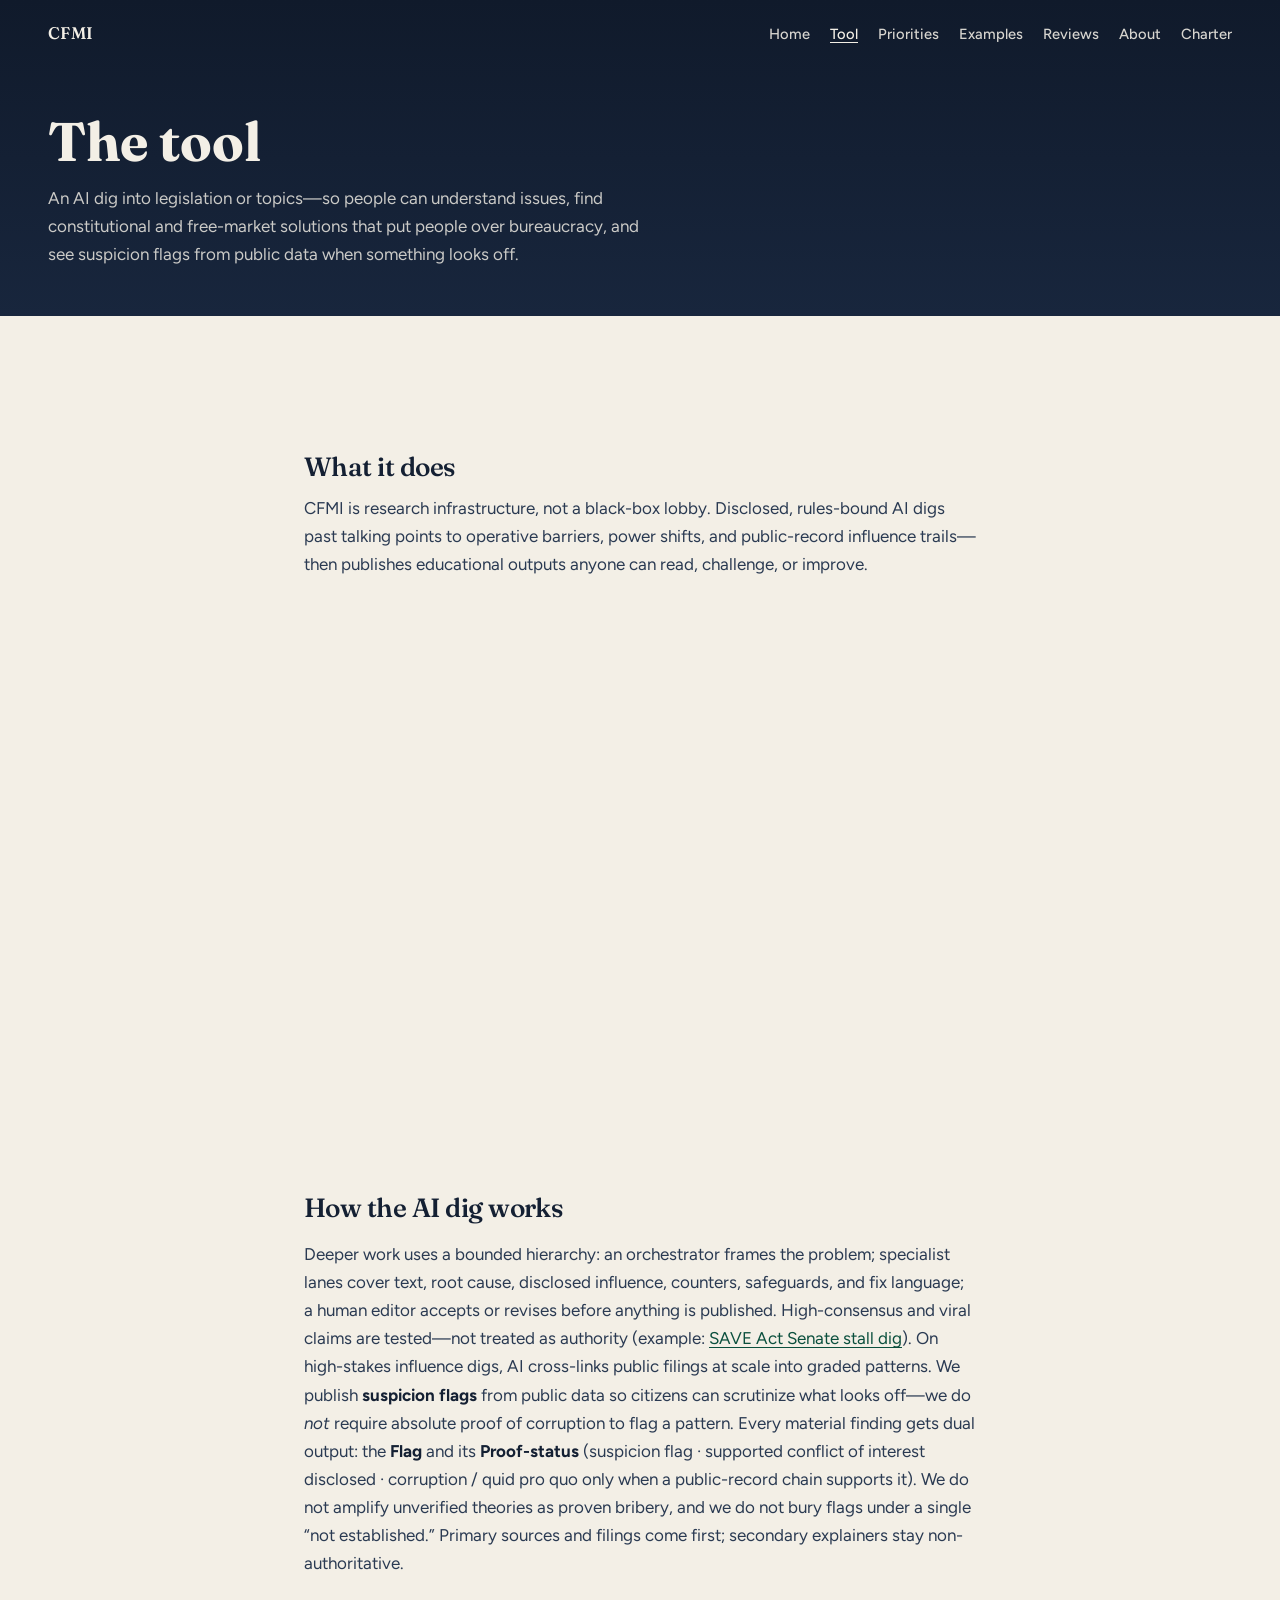
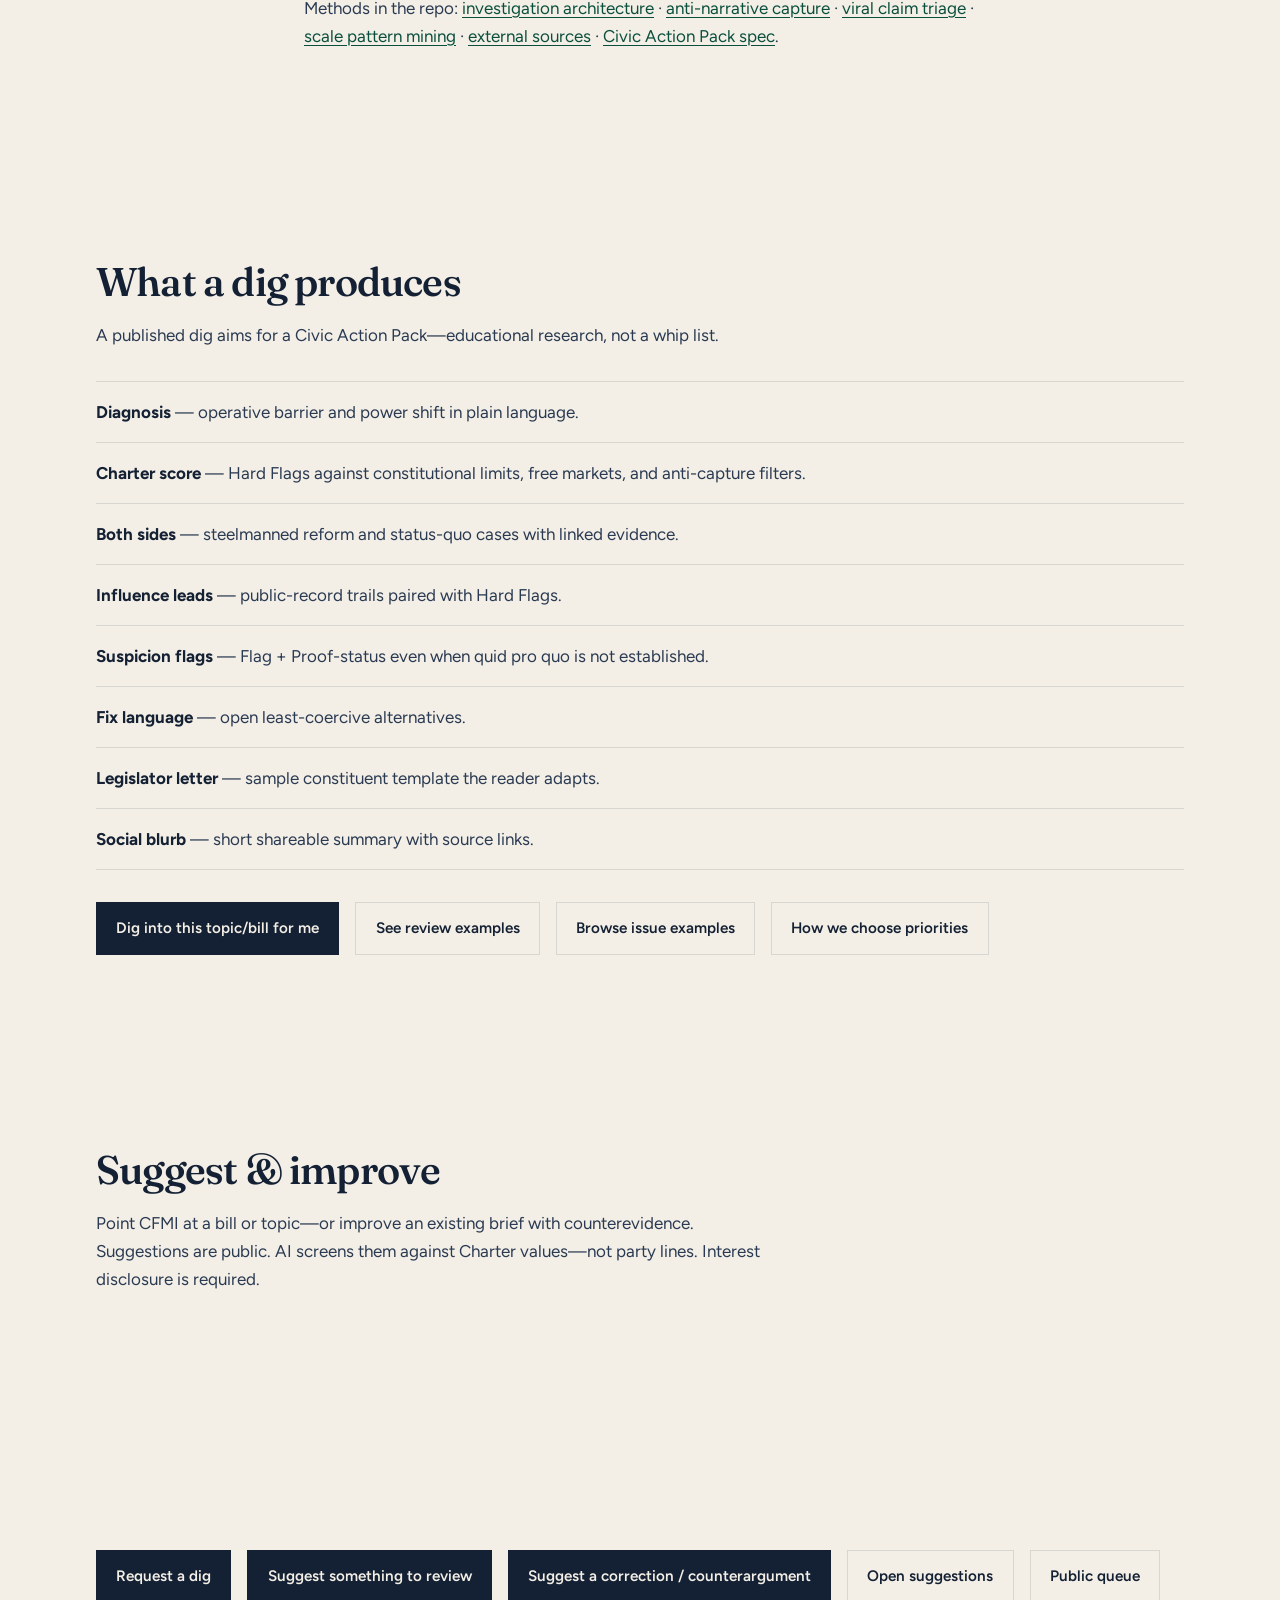
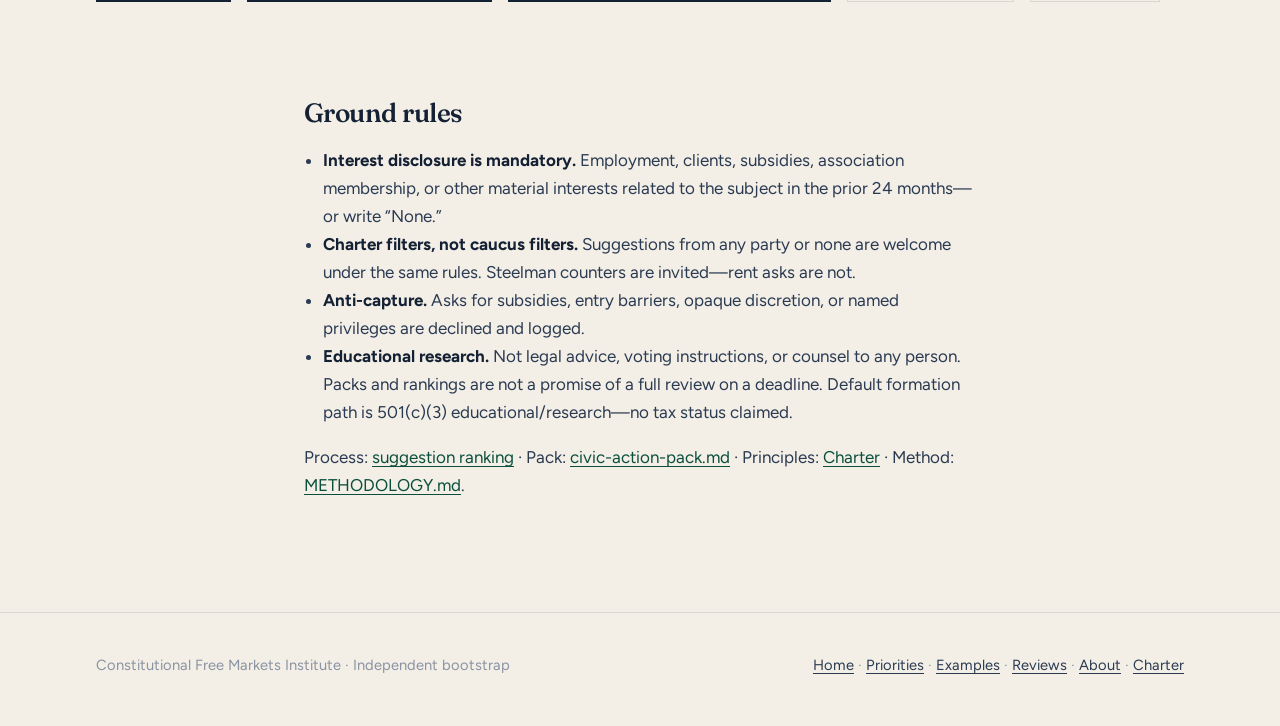
<file: docs/feedback.html>
<!DOCTYPE html>
<html lang="en">
  <head>
    <meta charset="utf-8" />
    <meta name="viewport" content="width=device-width, initial-scale=1" />
    <title>Suggest · Constitutional Free Markets Institute</title>
    <meta http-equiv="refresh" content="0; url=tool.html#suggest" />
    <link rel="canonical" href="tool.html" />
    <meta
      name="description"
      content="Suggest and dig requests moved to the CFMI Tool page."
    />
    <script>
      location.replace("tool.html#suggest");
    </script>
  </head>
  <body>
    <p>
      Suggestions and digs live on the
      <a href="tool.html#suggest">Tool</a>
      page.
    </p>
  </body>
</html>
</file>
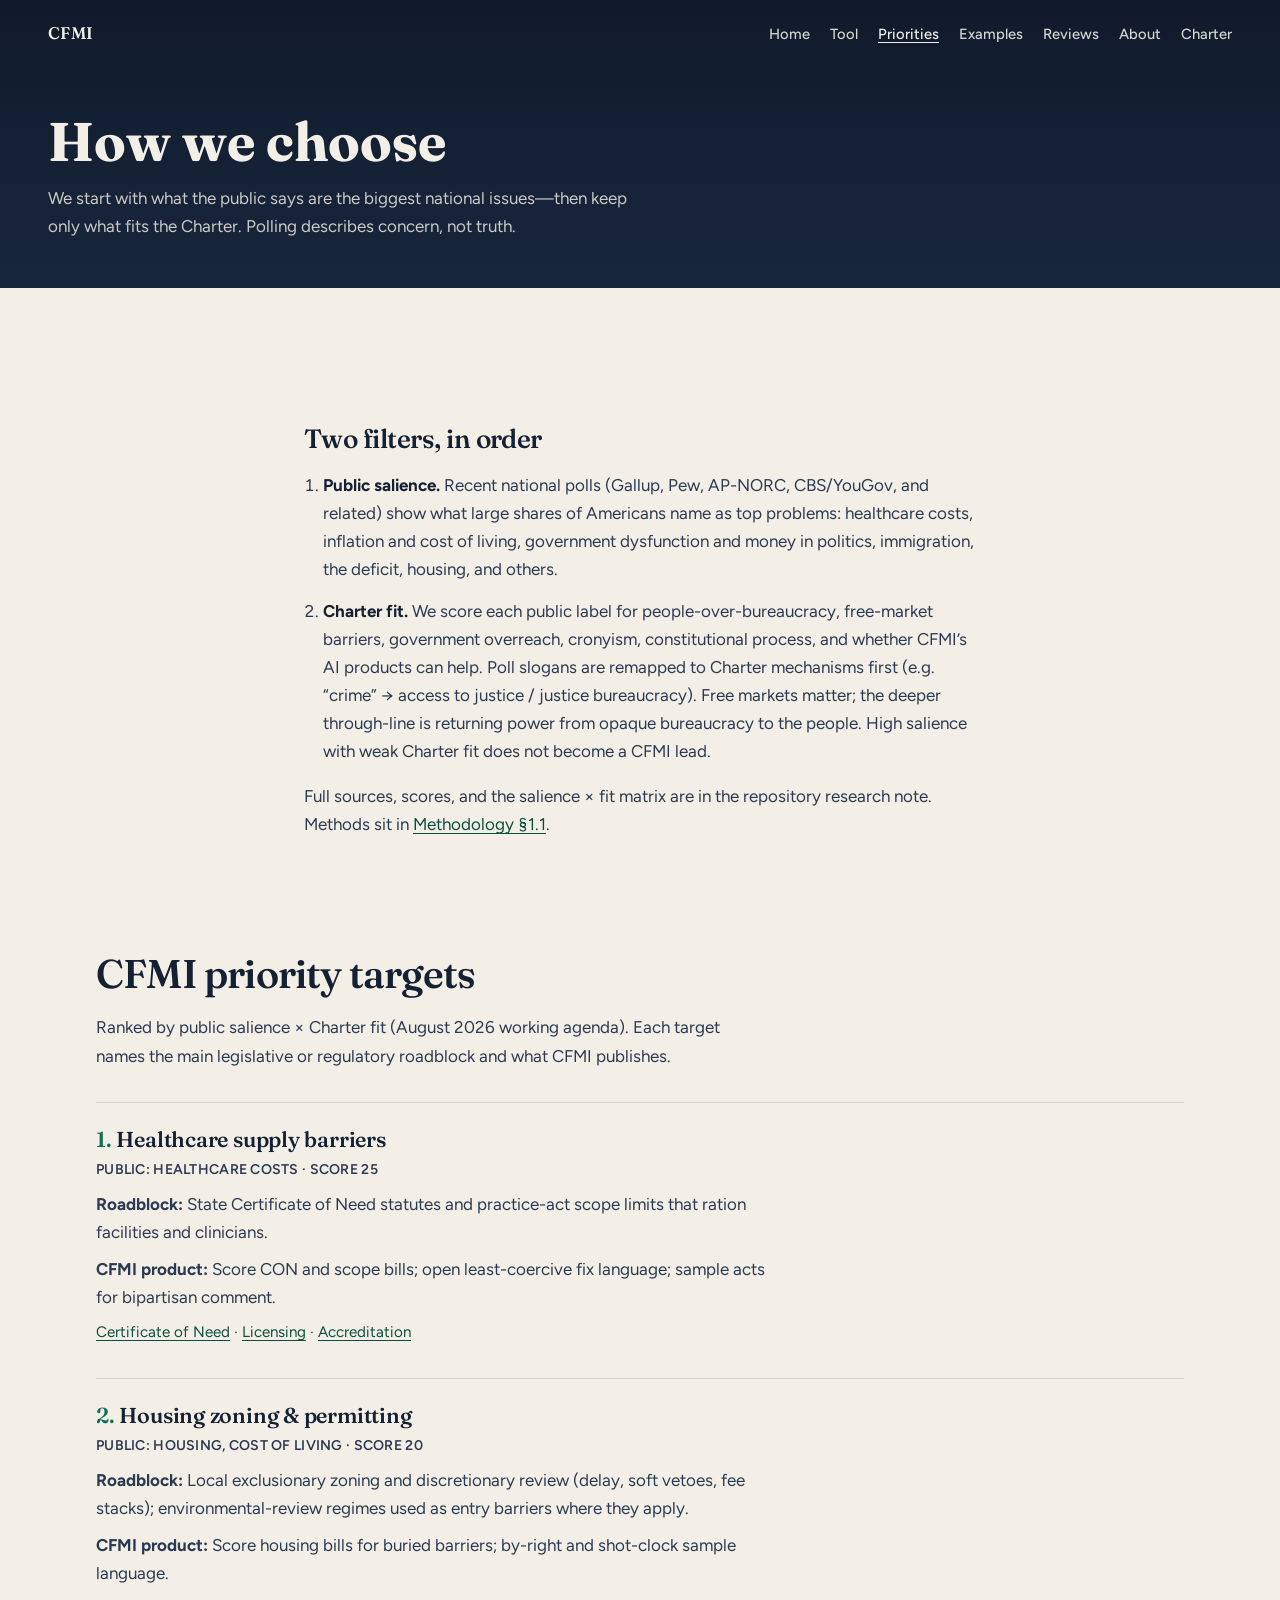
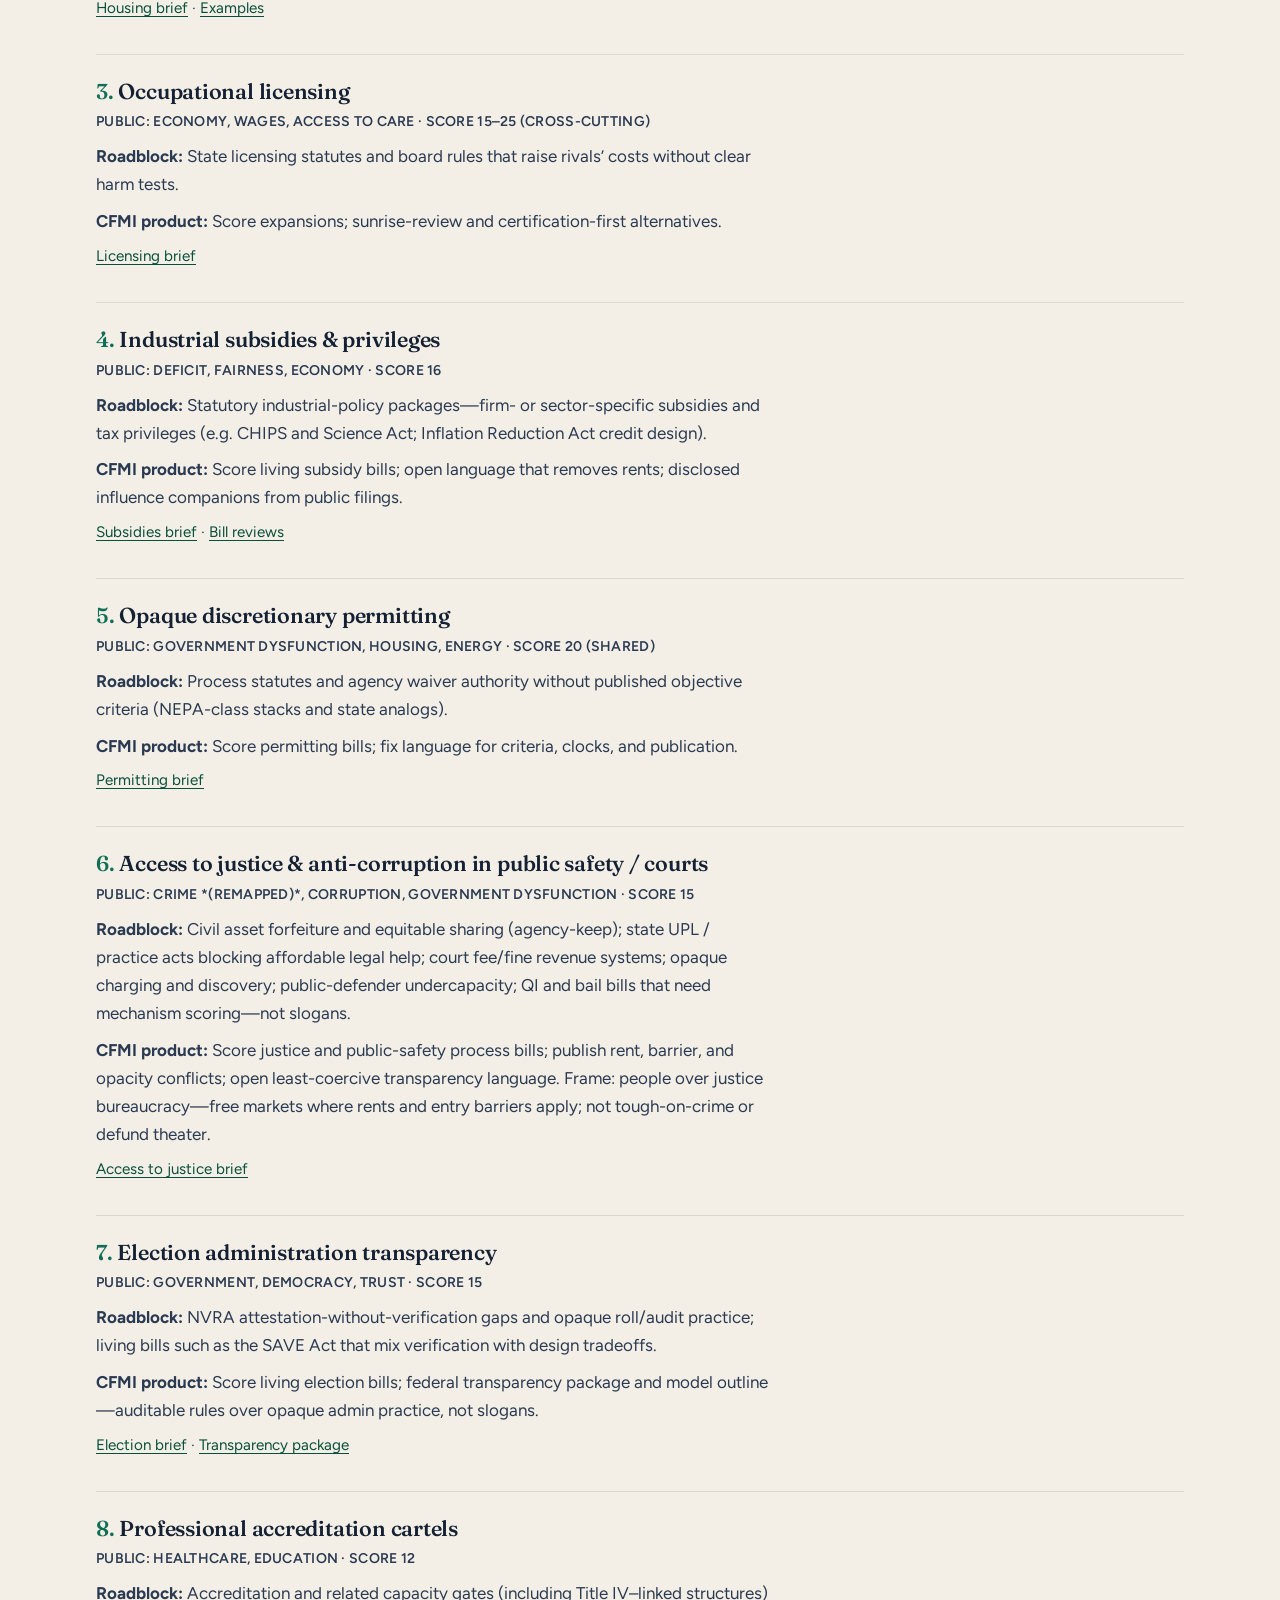
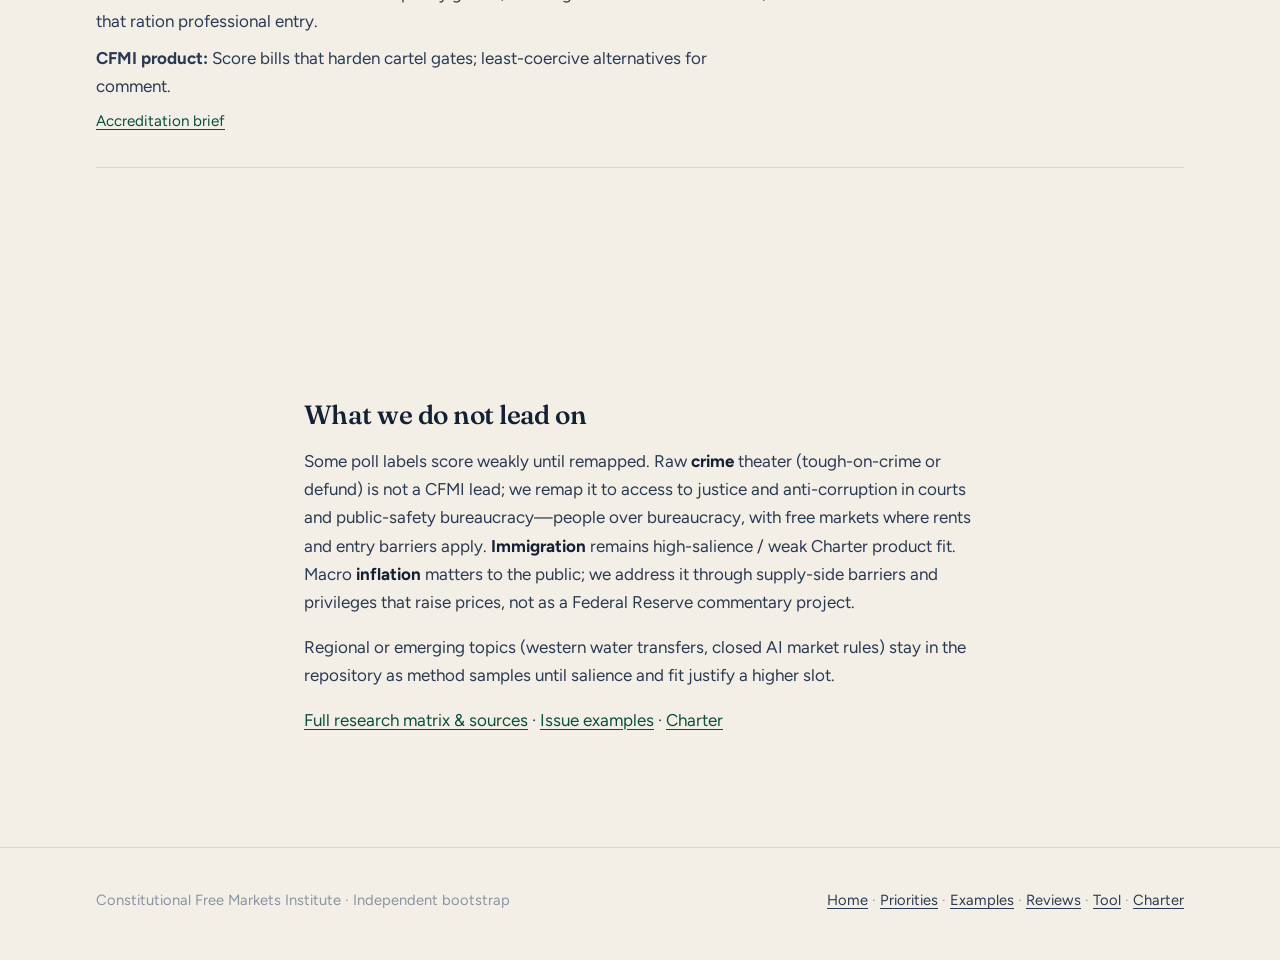
<file: docs/priorities.html>
<!DOCTYPE html>
<html lang="en">
  <head>
    <meta charset="utf-8" />
    <meta name="viewport" content="width=device-width, initial-scale=1" />
    <title>Priorities · Constitutional Free Markets Institute</title>
    <meta
      name="description"
      content="How CFMI chooses what to work on: public issue salience filtered by Charter values, with ranked priorities and legislative roadblocks."
    />
    <link rel="preconnect" href="https://fonts.googleapis.com" />
    <link rel="preconnect" href="https://fonts.gstatic.com" crossorigin />
    <link
      href="https://fonts.googleapis.com/css2?family=Figtree:wght@400;500;600;700&family=Fraunces:opsz,wght@9..144,500;9..144,560;9..144,650&display=swap"
      rel="stylesheet"
    />
    <link rel="stylesheet" href="css/styles.css" />
  </head>
  <body>
    <a class="skip" href="#main">Skip to content</a>

    <header class="site-header">
      <a class="brand-mark" href="index.html">CFMI</a>
      <nav class="nav" aria-label="Primary">
        <a href="index.html">Home</a>
        <a href="tool.html">Tool</a>
        <a href="priorities.html" aria-current="page">Priorities</a>
        <a href="examples.html">Examples</a>
        <a href="reviews.html">Reviews</a>
        <a href="about.html">About</a>
        <a href="charter.html">Charter</a>
      </nav>
    </header>

    <main id="main">
      <header class="page-hero">
        <h1>How we choose</h1>
        <p>
          We start with what the public says are the biggest national issues—then keep only what fits the Charter. Polling describes concern, not truth.
        </p>
      </header>

      <section class="section">
        <div class="section-inner prose">
          <h2>Two filters, in order</h2>
          <ol>
            <li>
              <strong>Public salience.</strong>
              Recent national polls (Gallup, Pew, AP-NORC, CBS/YouGov, and related) show what large shares of Americans name as top problems: healthcare costs, inflation and cost of living, government dysfunction and money in politics, immigration, the deficit, housing, and others.
            </li>
            <li>
              <strong>Charter fit.</strong>
              We score each public label for people-over-bureaucracy, free-market barriers, government overreach, cronyism, constitutional process, and whether CFMI’s AI products can help. Poll slogans are remapped to Charter mechanisms first (e.g. “crime” → access to justice / justice bureaucracy). Free markets matter; the deeper through-line is returning power from opaque bureaucracy to the people. High salience with weak Charter fit does not become a CFMI lead.
            </li>
          </ol>
          <p>
            Full sources, scores, and the salience × fit matrix are in the repository research note.
            Methods sit in
            <a href="https://github.com/scuba15steve7/cfmi/blob/main/METHODOLOGY.md">Methodology §1.1</a>.
          </p>
        </div>
      </section>

      <section class="section" aria-labelledby="ranked-title" style="padding-top: 0">
        <div class="section-inner">
          <h2 id="ranked-title">CFMI priority targets</h2>
          <p class="lede">
            Ranked by public salience × Charter fit (August 2026 working agenda). Each target names the main legislative or regulatory roadblock and what CFMI publishes.
          </p>

          <ol class="priority-list">
            <li>
              <h3>Healthcare supply barriers</h3>
              <p class="priority-meta">Public: healthcare costs · Score 25</p>
              <p>
                <strong>Roadblock:</strong> State Certificate of Need statutes and practice-act scope limits that ration facilities and clinicians.
              </p>
              <p>
                <strong>CFMI product:</strong> Score CON and scope bills; open least-coercive fix language; sample acts for bipartisan comment.
              </p>
              <p class="priority-links">
                <a href="https://github.com/scuba15steve7/cfmi/blob/main/ai-reviews/issues/certificate-of-need.md">Certificate of Need</a>
                ·
                <a href="https://github.com/scuba15steve7/cfmi/blob/main/ai-reviews/issues/occupational-licensing.md">Licensing</a>
                ·
                <a href="https://github.com/scuba15steve7/cfmi/blob/main/ai-reviews/issues/professional-accreditation-cartels.md">Accreditation</a>
              </p>
            </li>
            <li>
              <h3>Housing zoning &amp; permitting</h3>
              <p class="priority-meta">Public: housing, cost of living · Score 20</p>
              <p>
                <strong>Roadblock:</strong> Local exclusionary zoning and discretionary review (delay, soft vetoes, fee stacks); environmental-review regimes used as entry barriers where they apply.
              </p>
              <p>
                <strong>CFMI product:</strong> Score housing bills for buried barriers; by-right and shot-clock sample language.
              </p>
              <p class="priority-links">
                <a href="https://github.com/scuba15steve7/cfmi/blob/main/ai-reviews/issues/housing-zoning-permitting.md">Housing brief</a>
                ·
                <a href="examples.html">Examples</a>
              </p>
            </li>
            <li>
              <h3>Occupational licensing</h3>
              <p class="priority-meta">Public: economy, wages, access to care · Score 15–25 (cross-cutting)</p>
              <p>
                <strong>Roadblock:</strong> State licensing statutes and board rules that raise rivals’ costs without clear harm tests.
              </p>
              <p>
                <strong>CFMI product:</strong> Score expansions; sunrise-review and certification-first alternatives.
              </p>
              <p class="priority-links">
                <a href="https://github.com/scuba15steve7/cfmi/blob/main/ai-reviews/issues/occupational-licensing.md">Licensing brief</a>
              </p>
            </li>
            <li>
              <h3>Industrial subsidies &amp; privileges</h3>
              <p class="priority-meta">Public: deficit, fairness, economy · Score 16</p>
              <p>
                <strong>Roadblock:</strong> Statutory industrial-policy packages—firm- or sector-specific subsidies and tax privileges (e.g. CHIPS and Science Act; Inflation Reduction Act credit design).
              </p>
              <p>
                <strong>CFMI product:</strong> Score living subsidy bills; open language that removes rents; disclosed influence companions from public filings.
              </p>
              <p class="priority-links">
                <a href="https://github.com/scuba15steve7/cfmi/blob/main/ai-reviews/issues/industrial-subsidies-privileges.md">Subsidies brief</a>
                ·
                <a href="reviews.html">Bill reviews</a>
              </p>
            </li>
            <li>
              <h3>Opaque discretionary permitting</h3>
              <p class="priority-meta">Public: government dysfunction, housing, energy · Score 20 (shared)</p>
              <p>
                <strong>Roadblock:</strong> Process statutes and agency waiver authority without published objective criteria (NEPA-class stacks and state analogs).
              </p>
              <p>
                <strong>CFMI product:</strong> Score permitting bills; fix language for criteria, clocks, and publication.
              </p>
              <p class="priority-links">
                <a href="https://github.com/scuba15steve7/cfmi/blob/main/ai-reviews/issues/opaque-discretionary-permitting.md">Permitting brief</a>
              </p>
            </li>
            <li>
              <h3>Access to justice &amp; anti-corruption in public safety / courts</h3>
              <p class="priority-meta">Public: crime *(remapped)*, corruption, government dysfunction · Score 15</p>
              <p>
                <strong>Roadblock:</strong> Civil asset forfeiture and equitable sharing (agency-keep); state UPL / practice acts blocking affordable legal help; court fee/fine revenue systems; opaque charging and discovery; public-defender undercapacity; QI and bail bills that need mechanism scoring—not slogans.
              </p>
              <p>
                <strong>CFMI product:</strong> Score justice and public-safety process bills; publish rent, barrier, and opacity conflicts; open least-coercive transparency language. Frame: people over justice bureaucracy—free markets where rents and entry barriers apply; not tough-on-crime or defund theater.
              </p>
              <p class="priority-links">
                <a href="https://github.com/scuba15steve7/cfmi/blob/main/ai-reviews/issues/access-to-justice-public-safety.md">Access to justice brief</a>
              </p>
            </li>
            <li>
              <h3>Election administration transparency</h3>
              <p class="priority-meta">Public: government, democracy, trust · Score 15</p>
              <p>
                <strong>Roadblock:</strong> NVRA attestation-without-verification gaps and opaque roll/audit practice; living bills such as the SAVE Act that mix verification with design tradeoffs.
              </p>
              <p>
                <strong>CFMI product:</strong> Score living election bills; federal transparency package and model outline—auditable rules over opaque admin practice, not slogans.
              </p>
              <p class="priority-links">
                <a href="https://github.com/scuba15steve7/cfmi/blob/main/ai-reviews/issues/election-administration-integrity.md">Election brief</a>
                ·
                <a href="https://github.com/scuba15steve7/cfmi/blob/main/ai-reviews/issues/federal-election-transparency-package.md">Transparency package</a>
              </p>
            </li>
            <li>
              <h3>Professional accreditation cartels</h3>
              <p class="priority-meta">Public: healthcare, education · Score 12</p>
              <p>
                <strong>Roadblock:</strong> Accreditation and related capacity gates (including Title IV–linked structures) that ration professional entry.
              </p>
              <p>
                <strong>CFMI product:</strong> Score bills that harden cartel gates; least-coercive alternatives for comment.
              </p>
              <p class="priority-links">
                <a href="https://github.com/scuba15steve7/cfmi/blob/main/ai-reviews/issues/professional-accreditation-cartels.md">Accreditation brief</a>
              </p>
            </li>
          </ol>
        </div>
      </section>

      <section class="section" aria-labelledby="honest-title">
        <div class="section-inner prose">
          <h2 id="honest-title">What we do not lead on</h2>
          <p>
            Some poll labels score weakly until remapped. Raw <strong>crime</strong> theater (tough-on-crime or defund) is not a CFMI lead; we remap it to access to justice and anti-corruption in courts and public-safety bureaucracy—people over bureaucracy, with free markets where rents and entry barriers apply. <strong>Immigration</strong> remains high-salience / weak Charter product fit. Macro <strong>inflation</strong> matters to the public; we address it through supply-side barriers and privileges that raise prices, not as a Federal Reserve commentary project.
          </p>
          <p>
            Regional or emerging topics (western water transfers, closed AI market rules) stay in the repository as method samples until salience and fit justify a higher slot.
          </p>
          <p>
            <a href="https://github.com/scuba15steve7/cfmi/blob/main/research/public-priorities-charter-matrix.md">Full research matrix &amp; sources</a>
            ·
            <a href="examples.html">Issue examples</a>
            ·
            <a href="charter.html">Charter</a>
          </p>
        </div>
      </section>
    </main>

    <footer class="site-footer">
      <div class="section-inner">
        <div>Constitutional Free Markets Institute · Independent bootstrap</div>
        <div>
          <a href="index.html">Home</a>
          ·
          <a href="priorities.html">Priorities</a>
          ·
          <a href="examples.html">Examples</a>
          ·
          <a href="reviews.html">Reviews</a>
          ·
          <a href="tool.html">Tool</a>
          ·
          <a href="charter.html">Charter</a>
        </div>
      </div>
    </footer>
  </body>
</html>
</file>
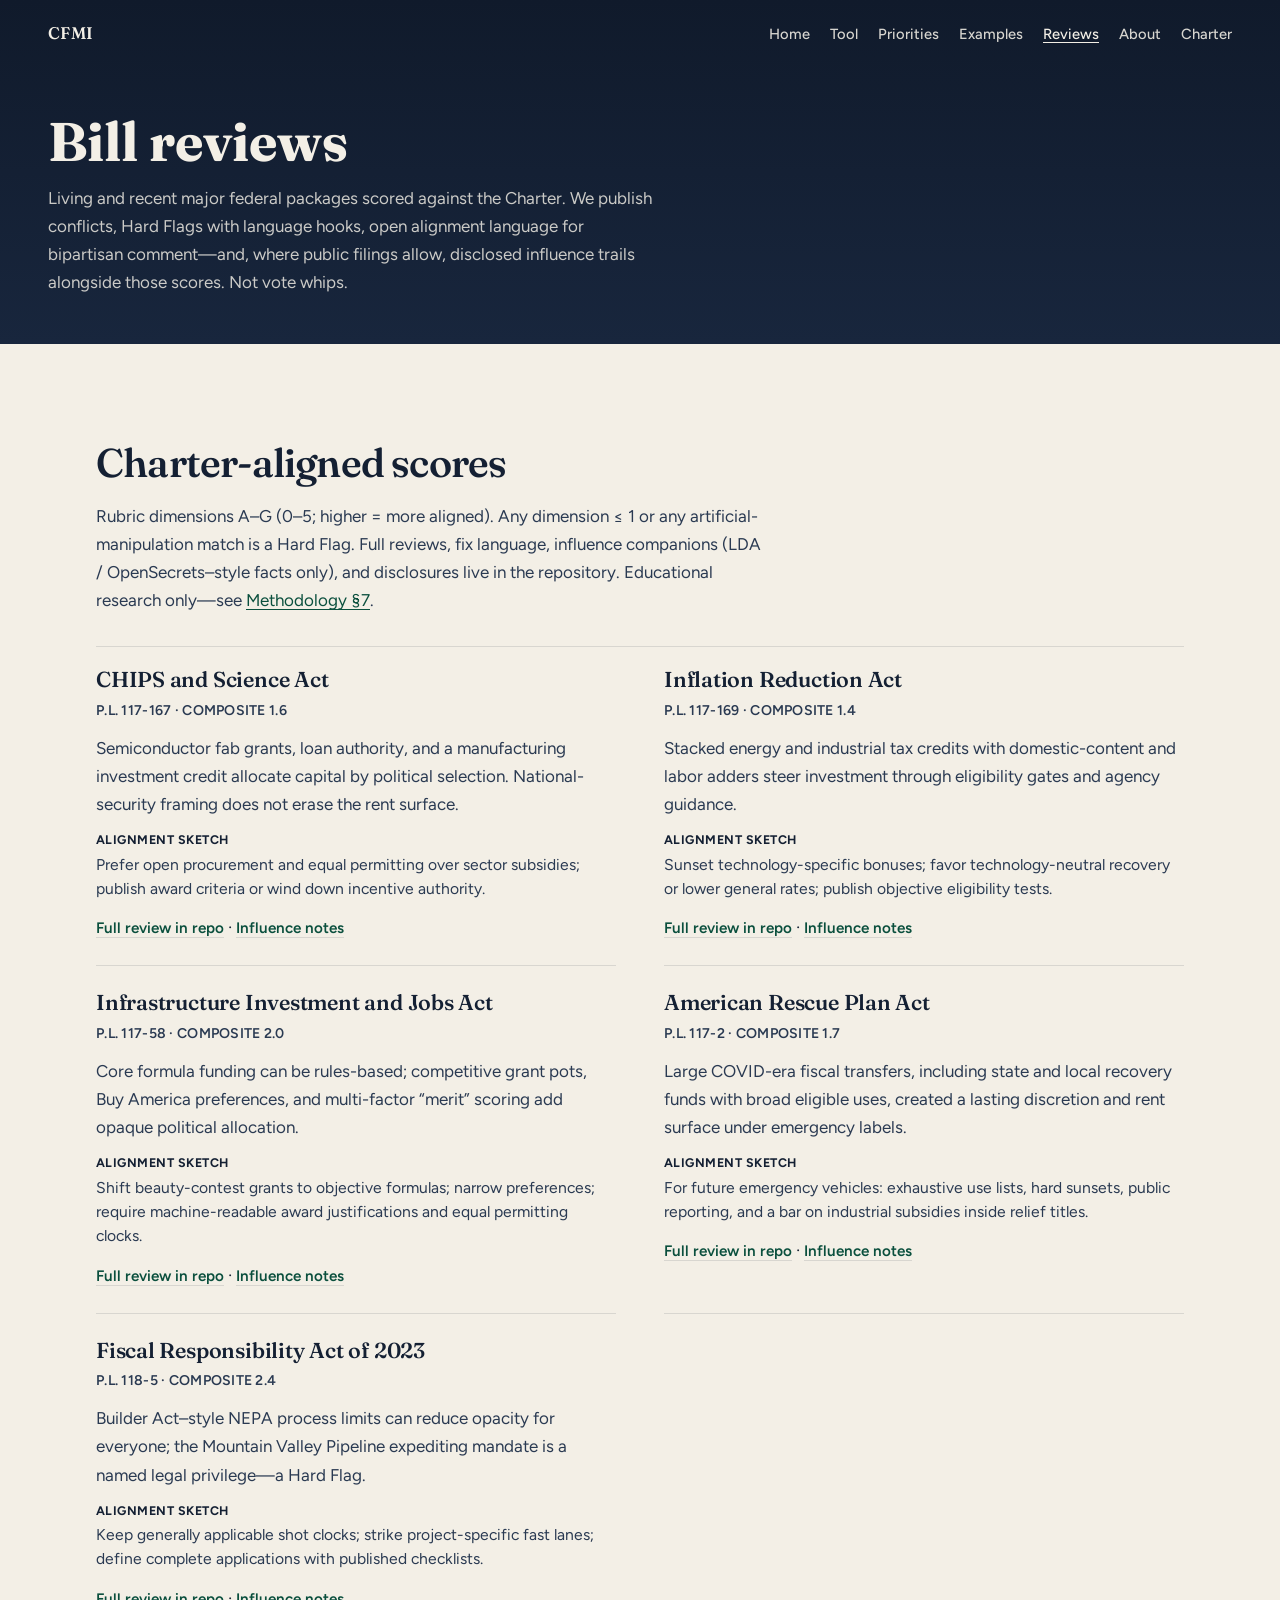
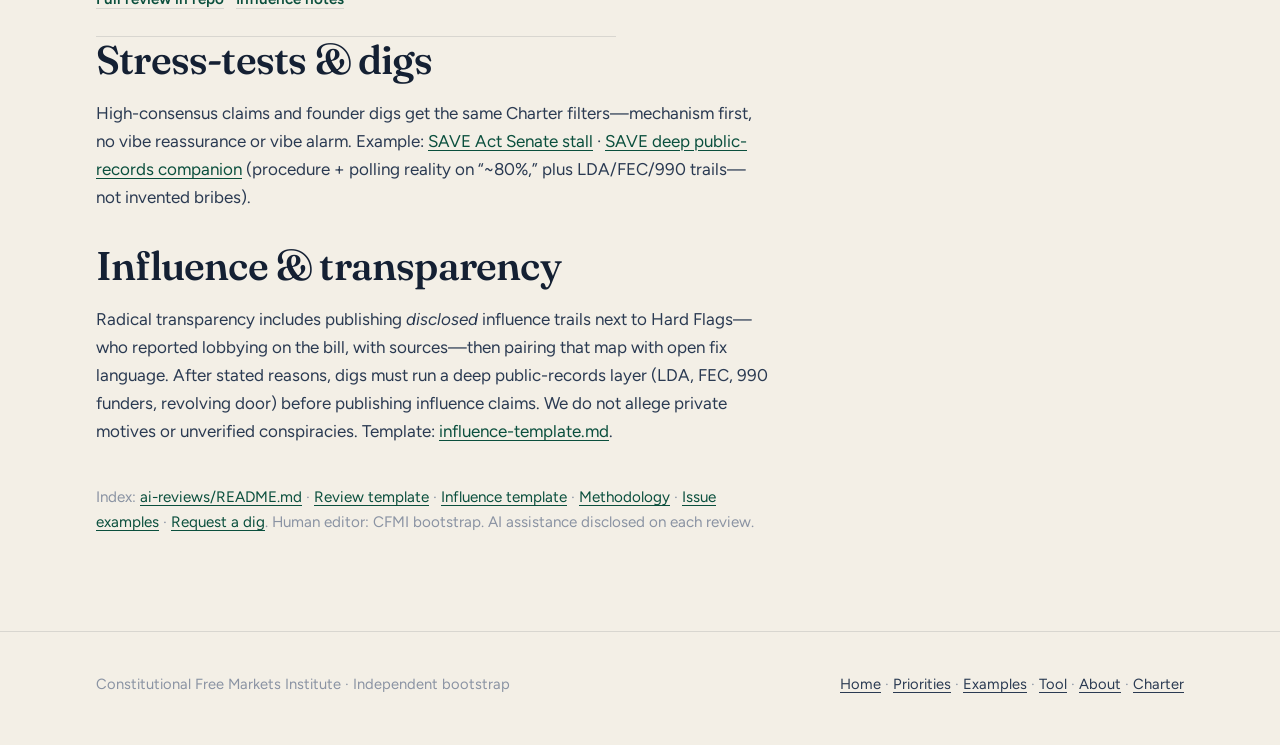
<file: docs/reviews.html>
<!DOCTYPE html>
<html lang="en">
  <head>
    <meta charset="utf-8" />
    <meta name="viewport" content="width=device-width, initial-scale=1" />
    <title>Reviews · Constitutional Free Markets Institute</title>
    <meta
      name="description"
      content="Charter-aligned AI-assisted scores of major federal legislation, with Hard Flags and open fix language for bipartisan comment."
    />
    <link rel="preconnect" href="https://fonts.googleapis.com" />
    <link rel="preconnect" href="https://fonts.gstatic.com" crossorigin />
    <link
      href="https://fonts.googleapis.com/css2?family=Figtree:wght@400;500;600;700&family=Fraunces:opsz,wght@9..144,500;9..144,560;9..144,650&display=swap"
      rel="stylesheet"
    />
    <link rel="stylesheet" href="css/styles.css" />
  </head>
  <body>
    <a class="skip" href="#main">Skip to content</a>

    <header class="site-header">
      <a class="brand-mark" href="index.html">CFMI</a>
      <nav class="nav" aria-label="Primary">
        <a href="index.html">Home</a>
        <a href="tool.html">Tool</a>
        <a href="priorities.html">Priorities</a>
        <a href="examples.html">Examples</a>
        <a href="reviews.html" aria-current="page">Reviews</a>
        <a href="about.html">About</a>
        <a href="charter.html">Charter</a>
      </nav>
    </header>

    <main id="main">
      <header class="page-hero">
        <h1>Bill reviews</h1>
        <p>
          Living and recent major federal packages scored against the Charter. We publish conflicts, Hard Flags with language hooks, open alignment language for bipartisan comment—and, where public filings allow, disclosed influence trails alongside those scores. Not vote whips.
        </p>
      </header>

      <section class="section" aria-labelledby="reviews-intro">
        <div class="section-inner">
          <h2 id="reviews-intro">Charter-aligned scores</h2>
          <p class="lede">
            Rubric dimensions A–G (0–5; higher = more aligned). Any dimension ≤ 1 or any artificial-manipulation match is a Hard Flag. Full reviews, fix language, influence companions (LDA / OpenSecrets–style facts only), and disclosures live in the repository. Educational research only—see
            <a href="https://github.com/scuba15steve7/cfmi/blob/main/METHODOLOGY.md">Methodology §7</a>.
          </p>

          <ul class="issue-list">
            <li class="issue-item">
              <h3>CHIPS and Science Act</h3>
              <p class="issue-barrier">P.L. 117-167 · composite 1.6</p>
              <p class="issue-desc">
                Semiconductor fab grants, loan authority, and a manufacturing investment credit allocate capital by political selection. National-security framing does not erase the rent surface.
              </p>
              <p class="issue-approach">
                <span class="issue-label">Alignment sketch</span>
                Prefer open procurement and equal permitting over sector subsidies; publish award criteria or wind down incentive authority.
              </p>
              <a class="issue-link" href="https://github.com/scuba15steve7/cfmi/blob/main/ai-reviews/chips-and-science-act.md">Full review in repo</a>
              ·
              <a class="issue-link" href="https://github.com/scuba15steve7/cfmi/blob/main/ai-reviews/influence-chips-and-science-act.md">Influence notes</a>
            </li>
            <li class="issue-item">
              <h3>Inflation Reduction Act</h3>
              <p class="issue-barrier">P.L. 117-169 · composite 1.4</p>
              <p class="issue-desc">
                Stacked energy and industrial tax credits with domestic-content and labor adders steer investment through eligibility gates and agency guidance.
              </p>
              <p class="issue-approach">
                <span class="issue-label">Alignment sketch</span>
                Sunset technology-specific bonuses; favor technology-neutral recovery or lower general rates; publish objective eligibility tests.
              </p>
              <a class="issue-link" href="https://github.com/scuba15steve7/cfmi/blob/main/ai-reviews/inflation-reduction-act.md">Full review in repo</a>
              ·
              <a class="issue-link" href="https://github.com/scuba15steve7/cfmi/blob/main/ai-reviews/influence-inflation-reduction-act.md">Influence notes</a>
            </li>
            <li class="issue-item">
              <h3>Infrastructure Investment and Jobs Act</h3>
              <p class="issue-barrier">P.L. 117-58 · composite 2.0</p>
              <p class="issue-desc">
                Core formula funding can be rules-based; competitive grant pots, Buy America preferences, and multi-factor “merit” scoring add opaque political allocation.
              </p>
              <p class="issue-approach">
                <span class="issue-label">Alignment sketch</span>
                Shift beauty-contest grants to objective formulas; narrow preferences; require machine-readable award justifications and equal permitting clocks.
              </p>
              <a class="issue-link" href="https://github.com/scuba15steve7/cfmi/blob/main/ai-reviews/infrastructure-investment-jobs-act.md">Full review in repo</a>
              ·
              <a class="issue-link" href="https://github.com/scuba15steve7/cfmi/blob/main/ai-reviews/influence-infrastructure-investment-jobs-act.md">Influence notes</a>
            </li>
            <li class="issue-item">
              <h3>American Rescue Plan Act</h3>
              <p class="issue-barrier">P.L. 117-2 · composite 1.7</p>
              <p class="issue-desc">
                Large COVID-era fiscal transfers, including state and local recovery funds with broad eligible uses, created a lasting discretion and rent surface under emergency labels.
              </p>
              <p class="issue-approach">
                <span class="issue-label">Alignment sketch</span>
                For future emergency vehicles: exhaustive use lists, hard sunsets, public reporting, and a bar on industrial subsidies inside relief titles.
              </p>
              <a class="issue-link" href="https://github.com/scuba15steve7/cfmi/blob/main/ai-reviews/american-rescue-plan-act.md">Full review in repo</a>
              ·
              <a class="issue-link" href="https://github.com/scuba15steve7/cfmi/blob/main/ai-reviews/influence-american-rescue-plan-act.md">Influence notes</a>
            </li>
            <li class="issue-item">
              <h3>Fiscal Responsibility Act of 2023</h3>
              <p class="issue-barrier">P.L. 118-5 · composite 2.4</p>
              <p class="issue-desc">
                Builder Act–style NEPA process limits can reduce opacity for everyone; the Mountain Valley Pipeline expediting mandate is a named legal privilege—a Hard Flag.
              </p>
              <p class="issue-approach">
                <span class="issue-label">Alignment sketch</span>
                Keep generally applicable shot clocks; strike project-specific fast lanes; define complete applications with published checklists.
              </p>
              <a class="issue-link" href="https://github.com/scuba15steve7/cfmi/blob/main/ai-reviews/fiscal-responsibility-act-2023.md">Full review in repo</a>
              ·
              <a class="issue-link" href="https://github.com/scuba15steve7/cfmi/blob/main/ai-reviews/influence-fiscal-responsibility-act-2023.md">Influence notes</a>
            </li>
          </ul>

          <h2 id="stress-tests">Stress-tests &amp; digs</h2>
          <p class="lede">
            High-consensus claims and founder digs get the same Charter filters—mechanism first, no vibe reassurance or vibe alarm.
            Example:
            <a href="https://github.com/scuba15steve7/cfmi/blob/main/ai-reviews/save-act-senate-stall-stress-test.md">SAVE Act Senate stall</a>
            ·
            <a href="https://github.com/scuba15steve7/cfmi/blob/main/ai-reviews/influence-save-act-senate-stall.md">SAVE deep public-records companion</a>
            (procedure + polling reality on “~80%,” plus LDA/FEC/990 trails—not invented bribes).
          </p>

          <h2 id="influence-lane">Influence &amp; transparency</h2>
          <p class="lede">
            Radical transparency includes publishing <em>disclosed</em> influence trails next to Hard Flags—who reported lobbying on the bill, with sources—then pairing that map with open fix language. After stated reasons, digs must run a deep public-records layer (LDA, FEC, 990 funders, revolving door) before publishing influence claims. We do not allege private motives or unverified conspiracies. Template:
            <a href="https://github.com/scuba15steve7/cfmi/blob/main/ai-reviews/influence-template.md">influence-template.md</a>.
          </p>

          <p class="examples-note">
            Index:
            <a href="https://github.com/scuba15steve7/cfmi/blob/main/ai-reviews/README.md">ai-reviews/README.md</a>
            ·
            <a href="https://github.com/scuba15steve7/cfmi/blob/main/ai-reviews/sample-bill-review-template.md">Review template</a>
            ·
            <a href="https://github.com/scuba15steve7/cfmi/blob/main/ai-reviews/influence-template.md">Influence template</a>
            ·
            <a href="https://github.com/scuba15steve7/cfmi/blob/main/METHODOLOGY.md">Methodology</a>
            ·
            <a href="examples.html">Issue examples</a>
            ·
            <a href="tool.html">Request a dig</a>.
            Human editor: CFMI bootstrap. AI assistance disclosed on each review.
          </p>
        </div>
      </section>
    </main>

    <footer class="site-footer">
      <div class="section-inner">
        <div>Constitutional Free Markets Institute · Independent bootstrap</div>
        <div>
          <a href="index.html">Home</a>
          ·
          <a href="priorities.html">Priorities</a>
          ·
          <a href="examples.html">Examples</a>
          ·
          <a href="tool.html">Tool</a>
          ·
          <a href="about.html">About</a>
          ·
          <a href="charter.html">Charter</a>
        </div>
      </div>
    </footer>
  </body>
</html>
</file>
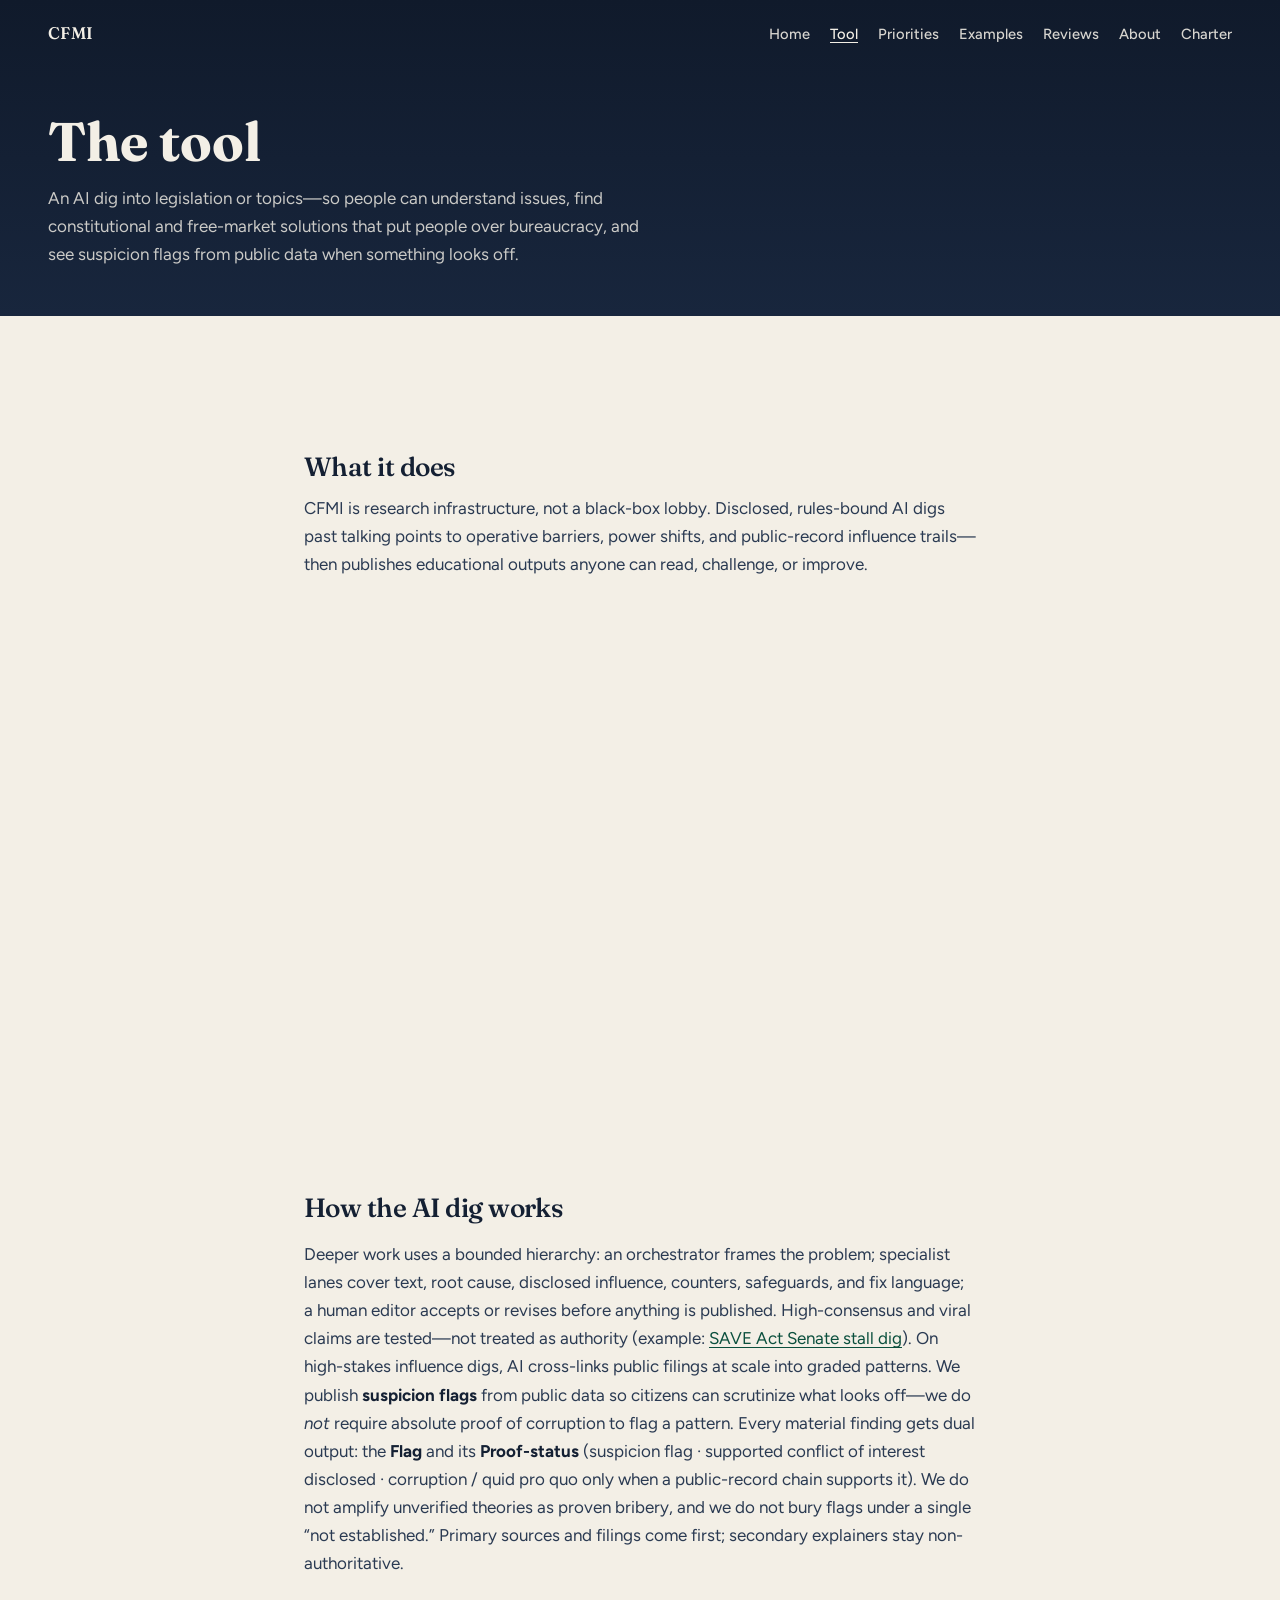
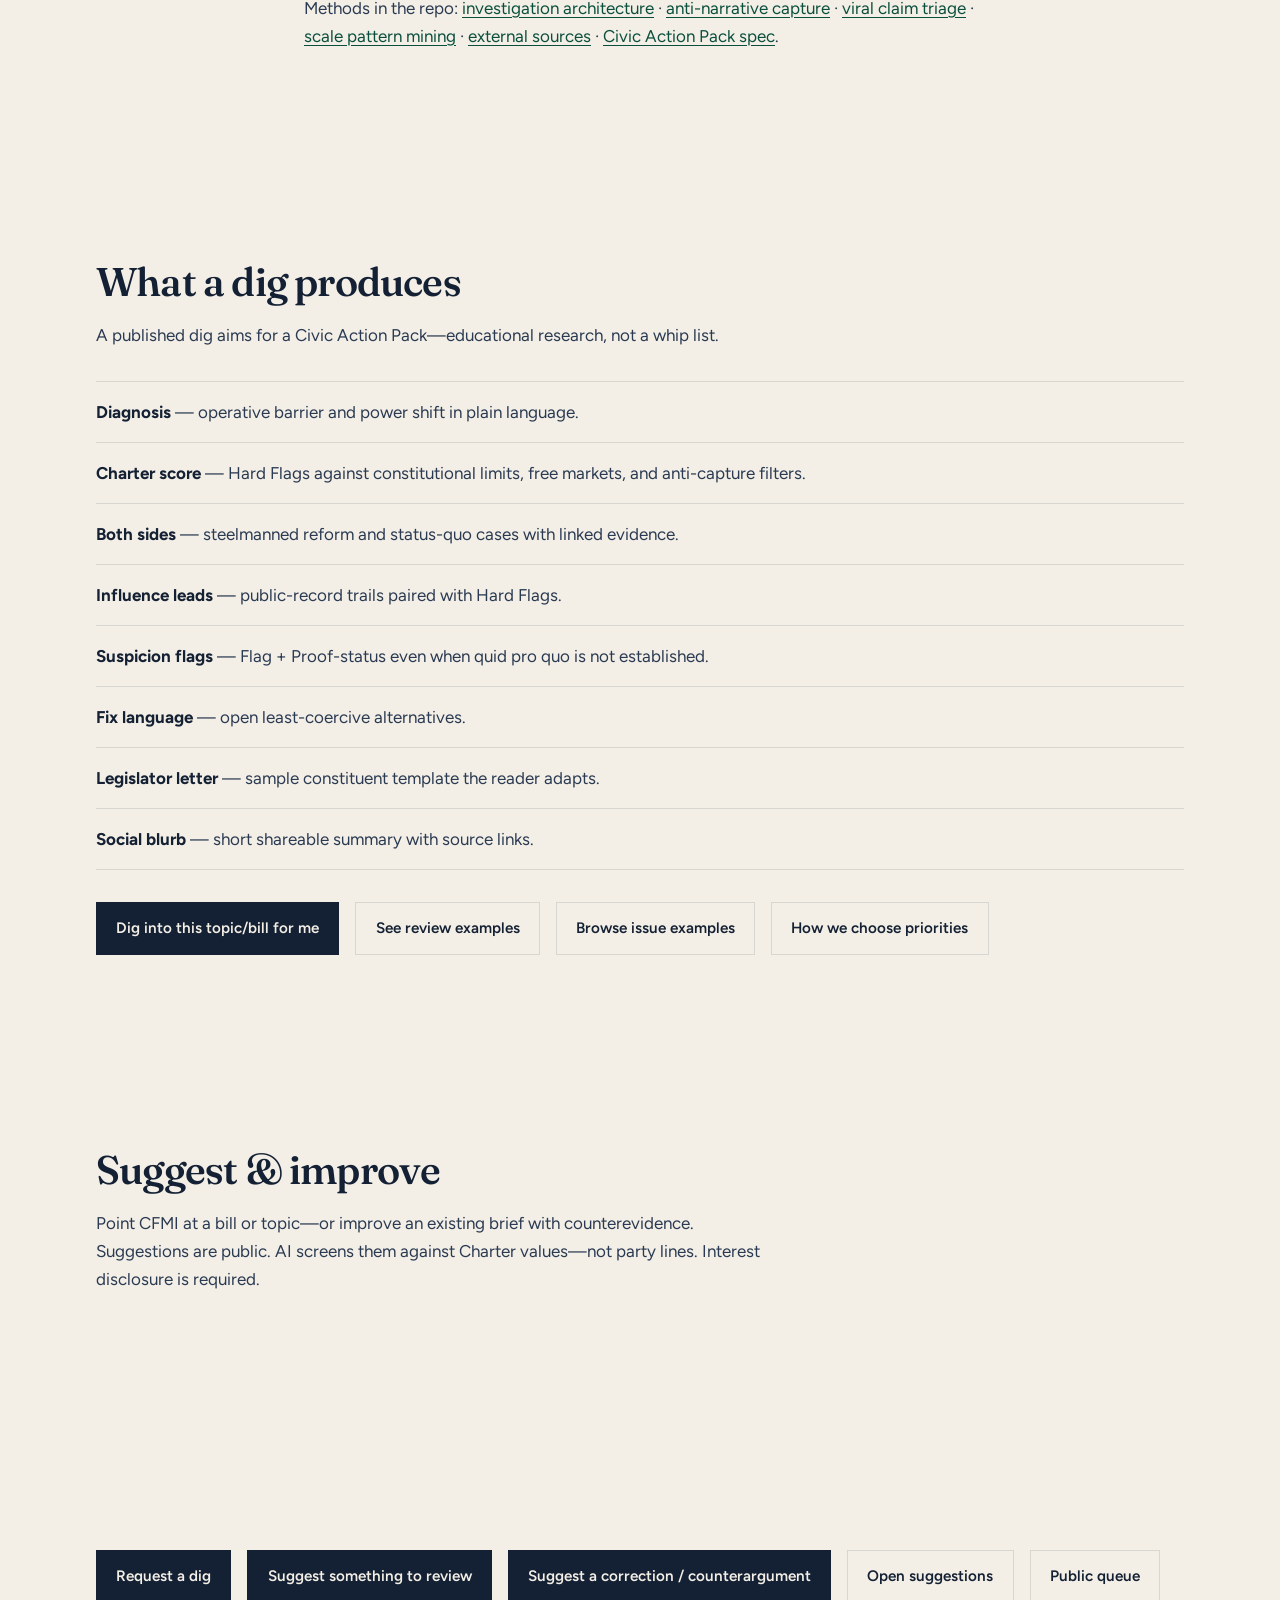
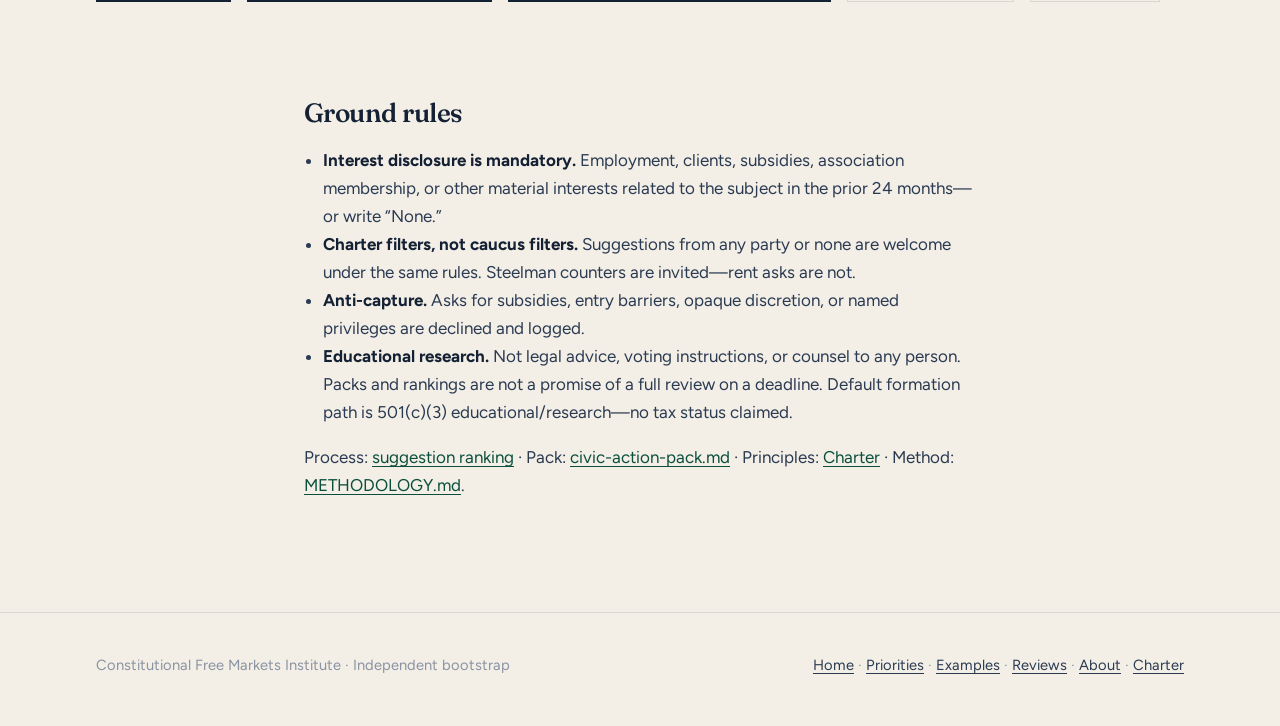
<file: docs/tool.html>
<!DOCTYPE html>
<html lang="en">
  <head>
    <meta charset="utf-8" />
    <meta name="viewport" content="width=device-width, initial-scale=1" />
    <title>Tool · Constitutional Free Markets Institute</title>
    <meta
      name="description"
      content="CFMI’s AI tool digs into legislation and topics so people can understand issues, find constitutional and free-market solutions that put people over bureaucracy, and publish suspicion flags from public data—labeled by proof level."
    />
    <link rel="preconnect" href="https://fonts.googleapis.com" />
    <link rel="preconnect" href="https://fonts.gstatic.com" crossorigin />
    <link
      href="https://fonts.googleapis.com/css2?family=Figtree:wght@400;500;600;700&family=Fraunces:opsz,wght@9..144,500;9..144,560;9..144,650&display=swap"
      rel="stylesheet"
    />
    <link rel="stylesheet" href="css/styles.css" />
  </head>
  <body>
    <a class="skip" href="#main">Skip to content</a>

    <header class="site-header">
      <a class="brand-mark" href="index.html">CFMI</a>
      <nav class="nav" aria-label="Primary">
        <a href="index.html">Home</a>
        <a href="tool.html" aria-current="page">Tool</a>
        <a href="priorities.html">Priorities</a>
        <a href="examples.html">Examples</a>
        <a href="reviews.html">Reviews</a>
        <a href="about.html">About</a>
        <a href="charter.html">Charter</a>
      </nav>
    </header>

    <main id="main">
      <header class="page-hero">
        <h1>The tool</h1>
        <p>
          An AI dig into legislation or topics—so people can understand issues, find constitutional and free-market solutions that put people over bureaucracy, and see suspicion flags from public data when something looks off.
        </p>
      </header>

      <section class="section" aria-labelledby="product-title">
        <div class="section-inner prose">
          <h2 id="product-title">What it does</h2>
          <p class="lede">
            CFMI is research infrastructure, not a black-box lobby. Disclosed, rules-bound AI digs past talking points to operative barriers, power shifts, and public-record influence trails—then publishes educational outputs anyone can read, challenge, or improve.
          </p>
          <ol class="steps">
            <li>
              <div>
                <strong>Understand</strong>
                <span>Name the mechanism: statute, board, fee, franchise, opaque waiver—not the press release.</span>
              </div>
            </li>
            <li>
              <div>
                <strong>Solve</strong>
                <span>Surface constitutional, free-market, people-over-bureaucracy options—least-coercive first; no new rents.</span>
              </div>
            </li>
            <li>
              <div>
                <strong>Expose</strong>
                <span>Publish suspicion flags and disclosed conflicts from public filings so citizens can scrutinize—labeled by proof level; never private investigation or unverified bribery claims.</span>
              </div>
            </li>
          </ol>
        </div>
      </section>

      <section class="section" aria-labelledby="dig-title">
        <div class="section-inner prose">
          <h2 id="dig-title">How the AI dig works</h2>
          <p>
            Deeper work uses a bounded hierarchy: an orchestrator frames the problem; specialist lanes cover text, root cause, disclosed influence, counters, safeguards, and fix language; a human editor accepts or revises before anything is published. High-consensus and viral claims are tested—not treated as authority (example: <a href="https://github.com/scuba15steve7/cfmi/blob/main/ai-reviews/save-act-senate-stall-stress-test.md">SAVE Act Senate stall dig</a>). On high-stakes influence digs, AI cross-links public filings at scale into graded patterns. We publish <strong>suspicion flags</strong> from public data so citizens can scrutinize what looks off—we do <em>not</em> require absolute proof of corruption to flag a pattern. Every material finding gets dual output: the <strong>Flag</strong> and its <strong>Proof-status</strong> (suspicion flag · supported conflict of interest disclosed · corruption / quid pro quo only when a public-record chain supports it). We do not amplify unverified theories as proven bribery, and we do not bury flags under a single “not established.” Primary sources and filings come first; secondary explainers stay non-authoritative.
          </p>
          <p>
            Methods in the repo:
            <a href="https://github.com/scuba15steve7/cfmi/blob/main/ops/ai-investigation-architecture.md">investigation architecture</a>
            ·
            <a href="https://github.com/scuba15steve7/cfmi/blob/main/ops/anti-narrative-capture.md">anti-narrative capture</a>
            ·
            <a href="https://github.com/scuba15steve7/cfmi/blob/main/ops/claim-triage-from-viral-sources.md">viral claim triage</a>
            ·
            <a href="https://github.com/scuba15steve7/cfmi/blob/main/ops/ai-scale-pattern-mining.md">scale pattern mining</a>
            ·
            <a href="https://github.com/scuba15steve7/cfmi/blob/main/ops/external-sources-and-grokipedia.md">external sources</a>
            ·
            <a href="https://github.com/scuba15steve7/cfmi/blob/main/ops/civic-action-pack.md">Civic Action Pack spec</a>.
          </p>
        </div>
      </section>

      <section class="section" aria-labelledby="pack-title">
        <div class="section-inner">
          <h2 id="pack-title">What a dig produces</h2>
          <p class="lede">
            A published dig aims for a Civic Action Pack—educational research, not a whip list.
          </p>
          <ul class="principles">
            <li><strong>Diagnosis</strong> — operative barrier and power shift in plain language.</li>
            <li><strong>Charter score</strong> — Hard Flags against constitutional limits, free markets, and anti-capture filters.</li>
            <li><strong>Both sides</strong> — steelmanned reform and status-quo cases with linked evidence.</li>
            <li><strong>Influence leads</strong> — public-record trails paired with Hard Flags.</li>
            <li><strong>Suspicion flags</strong> — Flag + Proof-status even when quid pro quo is not established.</li>
            <li><strong>Fix language</strong> — open least-coercive alternatives.</li>
            <li><strong>Legislator letter</strong> — sample constituent template the reader adapts.</li>
            <li><strong>Social blurb</strong> — short shareable summary with source links.</li>
          </ul>
          <div class="cta-row feedback-cta">
            <a
              class="button button-ink"
              href="https://github.com/scuba15steve7/cfmi/issues/new?template=request-action-pack.yml"
              >Dig into this topic/bill for me</a
            >
            <a class="button button-quiet" href="reviews.html">See review examples</a>
            <a class="button button-quiet" href="examples.html">Browse issue examples</a>
            <a class="button button-quiet" href="priorities.html">How we choose priorities</a>
          </div>
        </div>
      </section>

      <section class="section" id="suggest" aria-labelledby="suggest-title">
        <div class="section-inner">
          <h2 id="suggest-title">Suggest &amp; improve</h2>
          <p class="lede">
            Point CFMI at a bill or topic—or improve an existing brief with counterevidence. Suggestions are public. AI screens them against Charter values—not party lines. Interest disclosure is required.
          </p>
          <ol class="steps">
            <li>
              <div>
                <strong>Suggest</strong>
                <span>Open a public issue: a dig request, a review topic, or a correction for an existing brief.</span>
              </div>
            </li>
            <li>
              <div>
                <strong>AI screens &amp; ranks</strong>
                <span>Disclosed AI scores Charter fit; a human editor accepts or revises before anything is ranked, declined, or published.</span>
              </div>
            </li>
            <li>
              <div>
                <strong>Public queue</strong>
                <span>No private side channel for rents or pay-for-play.</span>
              </div>
            </li>
          </ol>
          <div class="cta-row feedback-cta">
            <a
              class="button button-ink"
              href="https://github.com/scuba15steve7/cfmi/issues/new?template=request-action-pack.yml"
              >Request a dig</a
            >
            <a
              class="button button-ink"
              href="https://github.com/scuba15steve7/cfmi/issues/new?template=suggest-review.yml"
              >Suggest something to review</a
            >
            <a
              class="button button-ink"
              href="https://github.com/scuba15steve7/cfmi/issues/new?template=counterevidence.yml"
              >Suggest a correction / counterargument</a
            >
            <a
              class="button button-quiet"
              href="https://github.com/scuba15steve7/cfmi/issues?q=is%3Aissue+label%3Asuggestion"
              >Open suggestions</a
            >
            <a
              class="button button-quiet"
              href="https://github.com/scuba15steve7/cfmi/blob/main/ai-reviews/suggestions/QUEUE.md"
              >Public queue</a
            >
          </div>
        </div>
      </section>

      <section class="section feedback-rules" aria-labelledby="rules-title">
        <div class="section-inner prose">
          <h2 id="rules-title">Ground rules</h2>
          <ul>
            <li>
              <strong>Interest disclosure is mandatory.</strong> Employment, clients, subsidies, association membership, or other material interests related to the subject in the prior 24 months—or write “None.”
            </li>
            <li>
              <strong>Charter filters, not caucus filters.</strong> Suggestions from any party or none are welcome under the same rules. Steelman counters are invited—rent asks are not.
            </li>
            <li>
              <strong>Anti-capture.</strong> Asks for subsidies, entry barriers, opaque discretion, or named privileges are declined and logged.
            </li>
            <li>
              <strong>Educational research.</strong> Not legal advice, voting instructions, or counsel to any person. Packs and rankings are not a promise of a full review on a deadline. Default formation path is 501(c)(3) educational/research—no tax status claimed.
            </li>
          </ul>
          <p>
            Process:
            <a href="https://github.com/scuba15steve7/cfmi/blob/main/ops/suggestion-ranking.md">suggestion ranking</a>
            · Pack:
            <a href="https://github.com/scuba15steve7/cfmi/blob/main/ops/civic-action-pack.md">civic-action-pack.md</a>
            · Principles:
            <a href="charter.html">Charter</a>
            · Method:
            <a href="https://github.com/scuba15steve7/cfmi/blob/main/METHODOLOGY.md">METHODOLOGY.md</a>.
          </p>
        </div>
      </section>
    </main>

    <footer class="site-footer">
      <div class="section-inner">
        <div>Constitutional Free Markets Institute · Independent bootstrap</div>
        <div>
          <a href="index.html">Home</a>
          ·
          <a href="priorities.html">Priorities</a>
          ·
          <a href="examples.html">Examples</a>
          ·
          <a href="reviews.html">Reviews</a>
          ·
          <a href="about.html">About</a>
          ·
          <a href="charter.html">Charter</a>
        </div>
      </div>
    </footer>
  </body>
</html>
</file>
<file: docs/css/styles.css>
:root {
  --ink: #142033;
  --ink-soft: #2a3a52;
  --paper: #f3efe6;
  --paper-deep: #e4ddd0;
  --fog: #8a93a3;
  --accent: #0f6e56;
  --accent-deep: #0a4f3d;
  --line: rgba(20, 32, 51, 0.12);
  --font-display: "Fraunces", "Times New Roman", serif;
  --font-body: "Figtree", "Helvetica Neue", sans-serif;
  --space: clamp(1.25rem, 3vw, 2.5rem);
  --max: 68rem;
}

*,
*::before,
*::after {
  box-sizing: border-box;
}

html {
  scroll-behavior: smooth;
}

body {
  margin: 0;
  color: var(--ink);
  background: var(--paper);
  font-family: var(--font-body);
  font-size: 1.0625rem;
  line-height: 1.65;
  -webkit-font-smoothing: antialiased;
}

img {
  max-width: 100%;
  display: block;
}

a {
  color: var(--accent-deep);
  text-underline-offset: 0.18em;
}

a:hover {
  color: var(--accent);
}

.skip {
  position: absolute;
  left: -999px;
  top: 0;
}

.skip:focus {
  left: 1rem;
  top: 1rem;
  z-index: 100;
  background: var(--paper);
  padding: 0.5rem 0.75rem;
}

.site-header {
  position: absolute;
  inset: 0 0 auto;
  z-index: 5;
  display: flex;
  justify-content: space-between;
  align-items: center;
  gap: 1rem;
  padding: 1.25rem clamp(1.25rem, 4vw, 3rem);
  color: var(--paper);
}

.site-header a {
  color: inherit;
  text-decoration: none;
}

.brand-mark {
  font-family: var(--font-display);
  font-weight: 560;
  font-size: 1.05rem;
  letter-spacing: 0.02em;
}

.nav {
  display: flex;
  gap: 1.25rem;
  font-size: 0.92rem;
  font-weight: 500;
}

.nav a {
  opacity: 0.88;
}

.nav a:hover,
.nav a[aria-current="page"] {
  opacity: 1;
  text-decoration: underline;
}

.hero {
  position: relative;
  min-height: 100vh;
  min-height: 100svh;
  display: grid;
  align-items: end;
  color: var(--paper);
  overflow: hidden;
  isolation: isolate;
}

.hero-visual {
  position: absolute;
  inset: 0;
  z-index: -2;
  background:
    linear-gradient(180deg, rgba(10, 18, 32, 0.28) 0%, rgba(10, 18, 32, 0.72) 55%, rgba(10, 18, 32, 0.92) 100%),
    radial-gradient(1200px 700px at 70% 20%, rgba(15, 110, 86, 0.28), transparent 55%),
    url("assets/hero.svg") center / cover no-repeat,
    #0d1524;
}

.hero-content {
  width: min(100% - 2.5rem, 42rem);
  margin: 0 auto 0 clamp(1.25rem, 4vw, 3rem);
  padding: 0 0 clamp(3.5rem, 10vh, 6rem);
}

.hero-brand {
  margin: 0 0 1rem;
  font-family: var(--font-display);
  font-size: clamp(2.6rem, 7vw, 4.6rem);
  font-weight: 560;
  line-height: 1.02;
  letter-spacing: -0.02em;
  max-width: 12ch;
  opacity: 0;
  transform: translateY(18px);
  animation: rise 900ms 120ms cubic-bezier(0.22, 1, 0.36, 1) forwards;
}

.hero-line {
  margin: 0 0 1.25rem;
  font-size: clamp(1.15rem, 2.4vw, 1.45rem);
  font-weight: 500;
  letter-spacing: 0.01em;
  max-width: 28ch;
  opacity: 0;
  transform: translateY(18px);
  animation: rise 900ms 280ms cubic-bezier(0.22, 1, 0.36, 1) forwards;
}

.hero-support {
  margin: 0 0 1.75rem;
  color: rgba(243, 239, 230, 0.84);
  max-width: 38ch;
  opacity: 0;
  transform: translateY(18px);
  animation: rise 900ms 420ms cubic-bezier(0.22, 1, 0.36, 1) forwards;
}

.cta-row {
  display: flex;
  flex-wrap: wrap;
  gap: 0.75rem 1rem;
  opacity: 0;
  transform: translateY(18px);
  animation: rise 900ms 560ms cubic-bezier(0.22, 1, 0.36, 1) forwards;
}

.button {
  display: inline-flex;
  align-items: center;
  justify-content: center;
  padding: 0.8rem 1.2rem;
  border: 1px solid transparent;
  font-family: var(--font-body);
  font-size: 0.95rem;
  font-weight: 600;
  text-decoration: none;
  transition: background 180ms ease, color 180ms ease, border-color 180ms ease, transform 180ms ease;
}

.button:hover {
  transform: translateY(-1px);
}

.button-primary {
  background: var(--paper);
  color: var(--ink);
}

.button-primary:hover {
  background: #fff;
  color: var(--ink);
}

.button-ghost {
  border-color: rgba(243, 239, 230, 0.45);
  color: var(--paper);
  background: transparent;
}

.button-ghost:hover {
  border-color: var(--paper);
  color: var(--paper);
}

.section {
  padding: clamp(3.5rem, 9vw, 6rem) clamp(1.25rem, 4vw, 3rem);
}

.section-inner {
  width: min(100%, var(--max));
  margin: 0 auto;
}

.section h2 {
  margin: 0 0 1rem;
  font-family: var(--font-display);
  font-size: clamp(1.8rem, 4vw, 2.5rem);
  font-weight: 560;
  letter-spacing: -0.02em;
  line-height: 1.15;
}

.section .lede {
  margin: 0 0 2rem;
  max-width: 42rem;
  color: var(--ink-soft);
}

.mission-block {
  background:
    linear-gradient(135deg, rgba(15, 110, 86, 0.08), transparent 45%),
    linear-gradient(180deg, var(--paper-deep), var(--paper));
  border-top: 1px solid var(--line);
  border-bottom: 1px solid var(--line);
}

.mission-block p {
  margin: 0;
  max-width: 46rem;
  font-size: clamp(1.1rem, 2.2vw, 1.3rem);
  line-height: 1.7;
}

.steps {
  list-style: none;
  margin: 0;
  padding: 0;
  display: grid;
  gap: 1.5rem;
  counter-reset: step;
}

.steps li {
  display: grid;
  grid-template-columns: auto 1fr;
  gap: 1rem 1.25rem;
  padding-top: 1.25rem;
  border-top: 1px solid var(--line);
  opacity: 0;
  transform: translateY(12px);
  transition: opacity 600ms ease, transform 600ms ease;
}

.steps li.is-visible {
  opacity: 1;
  transform: none;
}

.steps li::before {
  counter-increment: step;
  content: counter(step, decimal-leading-zero);
  font-family: var(--font-display);
  font-size: 1.35rem;
  color: var(--accent);
  line-height: 1.2;
}

.steps strong {
  display: block;
  margin-bottom: 0.25rem;
  font-size: 1.05rem;
}

.steps span {
  color: var(--ink-soft);
}

.principles {
  list-style: none;
  margin: 0;
  padding: 0;
  display: grid;
  gap: 0;
}

.principles li {
  padding: 1rem 0;
  border-top: 1px solid var(--line);
  color: var(--ink-soft);
}

.principles li:last-child {
  border-bottom: 1px solid var(--line);
}

.principles strong {
  color: var(--ink);
}

.split {
  display: grid;
  gap: 2rem;
}

@media (min-width: 820px) {
  .split {
    grid-template-columns: 1.1fr 0.9fr;
    align-items: start;
    gap: 3.5rem;
  }

  .steps {
    grid-template-columns: 1fr 1fr;
  }

  .steps li:nth-child(1),
  .steps li:nth-child(2) {
    border-top: 0;
    padding-top: 0;
  }
}

.support-panel {
  padding: 1.5rem 0 0;
  border-top: 1px solid var(--line);
}

.support-panel p {
  margin: 0 0 1.25rem;
  color: var(--ink-soft);
}

.support-panel .cta-row {
  opacity: 1;
  transform: none;
  animation: none;
}

.support-note {
  margin-top: 1rem;
  font-size: 0.92rem;
}

.site-footer {
  padding: 2.5rem clamp(1.25rem, 4vw, 3rem) 3rem;
  border-top: 1px solid var(--line);
  color: var(--fog);
  font-size: 0.92rem;
}

.site-footer .section-inner {
  display: flex;
  flex-wrap: wrap;
  justify-content: space-between;
  gap: 1rem;
}

.site-footer a {
  color: var(--ink-soft);
}

.page-hero {
  padding: 7rem clamp(1.25rem, 4vw, 3rem) 3rem;
  background:
    linear-gradient(180deg, #101a2b 0%, #18263d 100%);
  color: var(--paper);
}

.page-hero h1 {
  margin: 0 0 0.75rem;
  font-family: var(--font-display);
  font-size: clamp(2.2rem, 5vw, 3.4rem);
  line-height: 1.1;
  max-width: 14ch;
}

.page-hero p {
  margin: 0;
  max-width: 38rem;
  color: rgba(243, 239, 230, 0.82);
}

.prose {
  max-width: 42rem;
}

.prose h2 {
  margin: 2.5rem 0 0.75rem;
  font-family: var(--font-display);
  font-size: 1.65rem;
}

.prose p,
.prose li {
  color: var(--ink-soft);
}

.prose ul,
.prose ol {
  padding-left: 1.2rem;
}

.prose ol {
  display: grid;
  gap: 0.85rem;
}

.prose strong {
  color: var(--ink);
}

@keyframes rise {
  to {
    opacity: 1;
    transform: none;
  }
}

.button-ink {
  background: var(--ink);
  color: var(--paper);
}

.button-ink:hover {
  background: var(--ink-soft);
  color: var(--paper);
}

.button-quiet {
  border-color: var(--line);
  color: var(--ink);
  background: transparent;
}

.button-quiet:hover {
  border-color: var(--ink);
  color: var(--ink);
}

/* Examples page — issue list (bordered sections, not floating cards) */
.issue-list {
  list-style: none;
  margin: 0;
  padding: 0;
  display: grid;
  gap: 0;
  border-top: 1px solid var(--line);
}

.issue-item {
  padding: 1.5rem 0;
  border-bottom: 1px solid var(--line);
}

.issue-item h3 {
  margin: 0 0 0.35rem;
  font-family: var(--font-display);
  font-size: 1.35rem;
  font-weight: 560;
  letter-spacing: -0.01em;
  line-height: 1.2;
}

.issue-barrier {
  margin: 0 0 0.65rem;
  font-size: 0.88rem;
  font-weight: 600;
  letter-spacing: 0.02em;
  text-transform: uppercase;
  color: var(--accent-deep);
}

.issue-item p {
  margin: 0 0 0.75rem;
  max-width: 40rem;
  color: var(--ink-soft);
}

.issue-desc {
  margin-bottom: 0.55rem;
}

.issue-approach {
  margin-bottom: 0.85rem;
  max-width: 40rem;
  color: var(--ink-soft);
  font-size: 0.98rem;
  line-height: 1.55;
}

.issue-label {
  display: block;
  margin-bottom: 0.2rem;
  font-size: 0.78rem;
  font-weight: 700;
  letter-spacing: 0.04em;
  text-transform: uppercase;
  color: var(--ink);
}

/* Two voices — columns with a rule, not cards */
.issue-voices {
  display: grid;
  gap: 1rem 1.75rem;
  margin: 0.35rem 0 1rem;
  max-width: 44rem;
}

.issue-voice p {
  margin: 0;
  font-size: 0.95rem;
  line-height: 1.55;
  color: var(--ink-soft);
}

.issue-sources {
  margin: 0 0 0.85rem;
  max-width: 44rem;
  font-size: 0.9rem;
  line-height: 1.55;
  color: var(--ink-soft);
}

.issue-sources a {
  font-weight: 500;
}

.issue-actions {
  display: flex;
  flex-wrap: wrap;
  gap: 0.75rem 1.5rem;
  align-items: baseline;
}

.issue-item p:last-child {
  margin-bottom: 0;
}

.issue-link {
  font-weight: 600;
  font-size: 0.95rem;
  text-decoration: none;
  border-bottom: 1px solid var(--line);
}

.issue-link:hover {
  border-bottom-color: var(--accent);
}

.issue-link-secondary {
  font-weight: 500;
  color: var(--ink-soft);
}

.examples-note {
  margin: 2.5rem 0 0;
  max-width: 42rem;
  font-size: 0.95rem;
  color: var(--fog);
}

.examples-teaser {
  background:
    linear-gradient(180deg, transparent, rgba(15, 110, 86, 0.06)),
    var(--paper);
  border-top: 1px solid var(--line);
}

.examples-teaser .cta-row {
  opacity: 1;
  transform: none;
  animation: none;
  margin-top: 1.25rem;
}

.suggest-teaser {
  border-top: 1px solid var(--line);
  background:
    linear-gradient(135deg, rgba(15, 110, 86, 0.07), transparent 50%),
    var(--paper-deep);
}

.suggest-teaser .cta-row {
  opacity: 1;
  transform: none;
  animation: none;
  margin-top: 1.25rem;
}

.feedback-cta {
  opacity: 1;
  transform: none;
  animation: none;
  margin-top: 2rem;
}

.feedback-rules {
  padding-top: 0;
}

.feedback-rules .prose h2 {
  margin-top: 0;
}

@media (min-width: 640px) {
  .issue-voices {
    grid-template-columns: 1fr 1fr;
    column-gap: 1.75rem;
    padding-top: 0.15rem;
  }

  .issue-voice + .issue-voice {
    border-left: 1px solid var(--line);
    padding-left: 1.75rem;
  }
}

@media (min-width: 820px) {
  .issue-list {
    grid-template-columns: 1fr 1fr;
    column-gap: 3rem;
  }

  .issue-item-featured {
    grid-column: 1 / -1;
    max-width: none;
  }

  .issue-item-featured .issue-desc,
  .issue-item-featured .issue-approach,
  .issue-item-featured .issue-voices,
  .issue-item-featured .issue-sources {
    max-width: 48rem;
  }

  .issue-item:nth-child(1),
  .issue-item:nth-child(2) {
    padding-top: 1.25rem;
  }

  .issue-item-featured:nth-child(1) {
    padding-top: 1.25rem;
  }
}

@media (prefers-reduced-motion: reduce) {
  *,
  *::before,
  *::after {
    animation: none !important;
    transition: none !important;
  }

  .hero-brand,
  .hero-line,
  .hero-support,
  .cta-row,
  .steps li {
    opacity: 1;
    transform: none;
  }
}


/* Priorities page — ranked agenda (bordered sections, not cards) */
.priority-list {
  list-style: none;
  margin: 0;
  padding: 0;
  counter-reset: pri;
  border-top: 1px solid var(--line);
}

.priority-list > li {
  padding: 1.5rem 0;
  border-bottom: 1px solid var(--line);
  counter-increment: pri;
}

.priority-list h3 {
  margin: 0 0 0.35rem;
  font-family: var(--font-display);
  font-size: 1.35rem;
  font-weight: 560;
  letter-spacing: -0.01em;
  line-height: 1.2;
}

.priority-list h3::before {
  content: counter(pri) ". ";
  color: var(--accent);
  font-weight: 560;
}

.priority-meta {
  margin: 0 0 0.65rem;
  font-size: 0.88rem;
  font-weight: 600;
  letter-spacing: 0.02em;
  text-transform: uppercase;
  color: var(--accent-deep);
}

.priority-list p {
  margin: 0 0 0.55rem;
  max-width: 42rem;
  color: var(--ink-soft);
}

.priority-links {
  margin-top: 0.75rem;
  font-size: 0.95rem;
}

.nav {
  flex-wrap: wrap;
  justify-content: flex-end;
}
</file>
